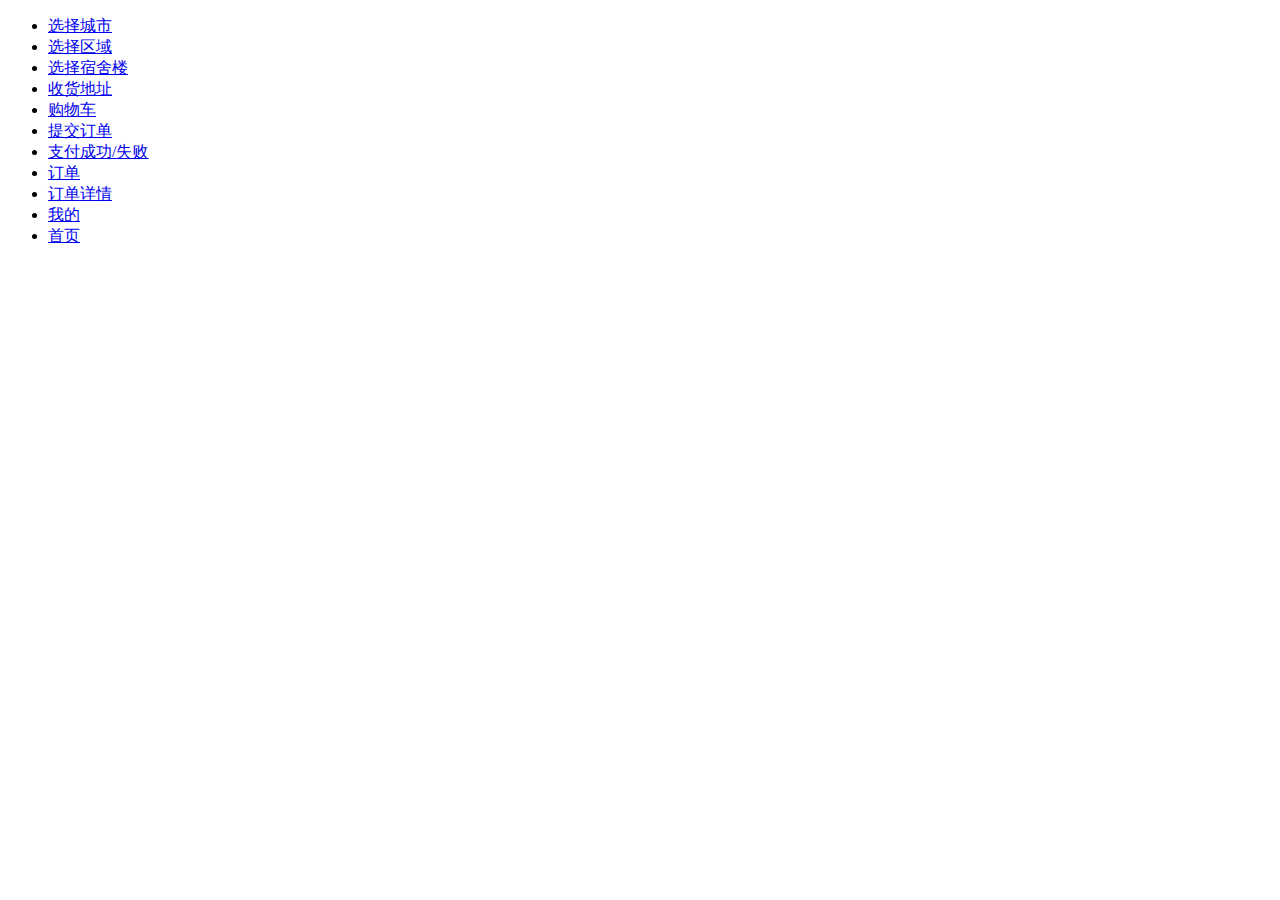
<file: index.html>
<!DOCTYPE html>
<html lang="en">
<head>
  <meta charset="UTF-8">
  <meta name="viewport" content="width=device-width, initial-scale=1.0">
  <meta http-equiv="X-UA-Compatible" content="ie=edge">
  <title>Document</title>
</head>
<body>
  <ul>
    <li><a href="./address.html">选择城市</a></li>
    <li><a href="./district.html">选择区域</a></li>
    <li><a href="./dormitory.html">选择宿舍楼</a></li>
    <li><a href="./receive-address.html">收货地址</a></li>
    <li><a href="./shoping-cart.html">购物车</a></li>
    <li><a href="./submit-order.html">提交订单</a></li>
    <li><a href="./pay-end.html">支付成功/失败</a></li>
    <li><a href="./order.html">订单</a></li>
    <li><a href="./details-order.html">订单详情</a></li>
    <li><a href="./my.html">我的</a></li>
    <li><a href="./food-index.html">首页</a></li>
  </ul>
</body>
</html>
</file>
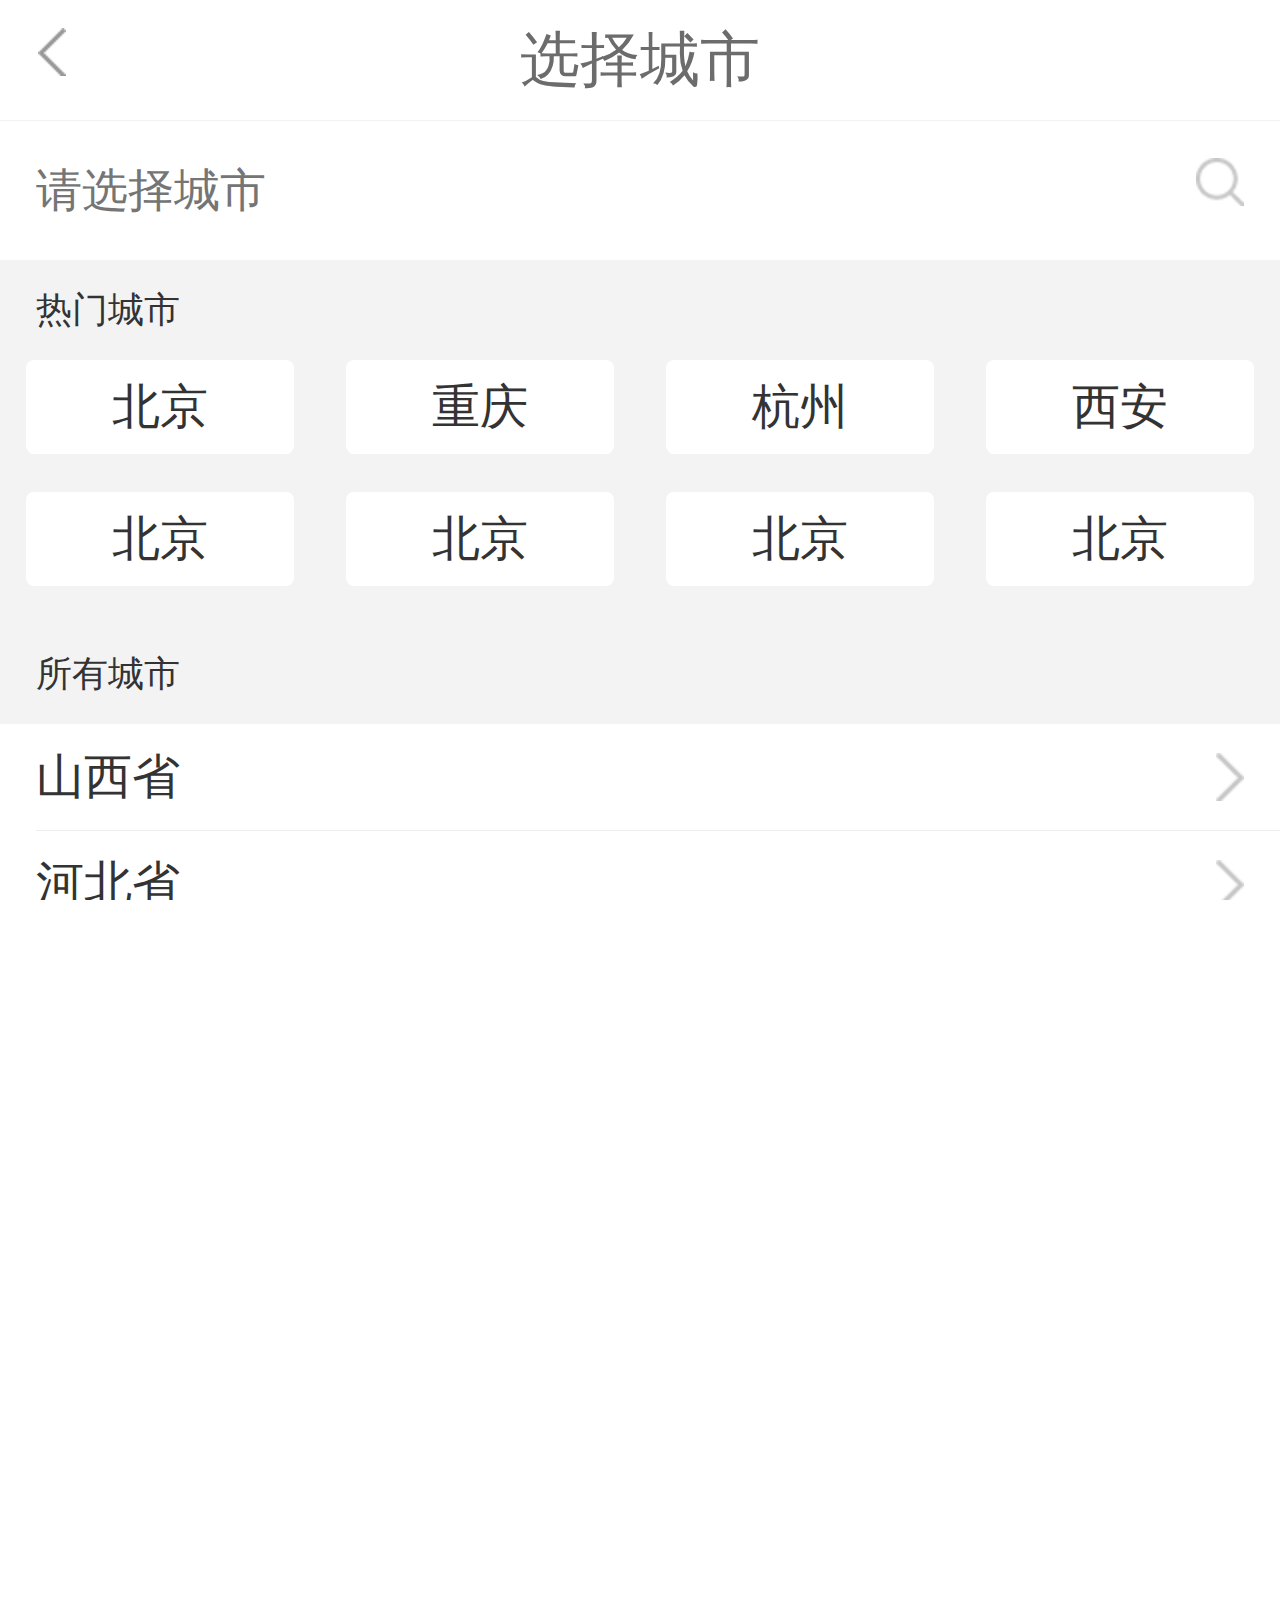
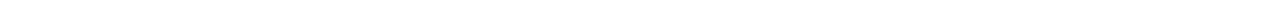
<file: address.html>
<!DOCTYPE html>
<html>
<head>
	<meta charset="utf-8">
	<title>选择城市</title>
	<meta name="viewport" content="width=device-width, initial-scale=1">
	<meta name="viewport" content="width=device-width, initial-scale=1, maximum-scale=1, user-scalable=no">
    <link rel="stylesheet" type="text/css" href="css/common.css">
    <script type="text/javascript">
    	document.documentElement.style.fontSize =document.documentElement.clientWidth / 6.4 + 'px';
    </script>
</head>
<body>
	<header class="bar-nav">
		<a src="javascript:void(0);" class="button-nav left-arrow"></a>
		<h1 class="title">选择城市</h1>
	</header>
	<div class="page">
		<div class="content city">
			<div class="search">
				<input type="text" placeholder="请选择城市">
				<a href="javascript:;" class="search-btn"></a>
			</div>
			<div class="item-row">
				<h3 class="title">热门城市</h3>
				<ul class="cl citySelect">
					<li><span>北京</span></li>
					<li><span>重庆</span></li>
					<li><span>杭州</span></li>
					<li><span>西安</span></li>
					<li><span>北京</span></li>
					<li><span>北京</span></li>
					<li><span>北京</span></li>
					<li><span>北京</span></li>
				</ul>
			</div>
			<div class="item-col">
				<h3 class="title">所有城市</h3>
				<ul>
					<li>山西省</li>
					<li>河北省</li>
					<li>陕西省</li>
					<li>四川省</li>
					<li>阿坝</li>
					<li>北京</li>
					<li>北京</li>
					<li>北京</li>
					<li>北京</li>
					<li>北京</li>
					<li>北京</li>
					<li>北京</li>
					<li>成都</li>
					<li>成都</li>
					<li>成都</li>
					<li>成都</li>
					<li>成都</li>
				</ul>
			</div>
		</div>
	</div>
	<div class="dialog">
		<div class="dialog-wrapper">
			<h3 class="title">山西省</h3>
			<div class="container">
				<div class="popup" id="city">
					<ul>
						<li>太原市</li>
						<li class="active">运城市</li>
						<li>大同市</li>
						<li>平遥市</li>
						<li>大同市</li>
						<li>平遥市</li>
						<li>大同市</li>
						<li>平遥市</li>
						<li>大同市</li>
						<li>平遥市</li>
						<li>大同市</li>
						<li>平遥市</li>
						<li>大同市</li>
						<li>平遥市</li>
						<li>大同市</li>
						<li>平遥市</li>
						<li>大同市</li>
						<li>平遥市</li>
						<li>大同市</li>
						<li>平遥市</li>
						<li>大同市</li>
						<li>平遥市</li>
						<li>大同市</li>
						<li>平遥市</li>
						<li>平遥市</li>
						<li>大同市</li>
						<li>平遥市</li>
						<li>大同市</li>
						<li>平遥市</li>
						<li>大同市</li>
						<li>平遥市</li>
						<li>大同市</li>
						<li>平遥市</li>
					</ul>
				</div>
			</div>
		</div>
	</div>
	<div class="dialog-bg"></div>

	<!-- <script type="text/javascript" src="js/jquery.min.js"></script>
	<script type="text/javascript" src="js/public.js"></script> -->
</body>
</html>
<script  type="text/javascript">

	var citySelect = document.querySelectorAll('.citySelect li');

	for(var i = 0; i < citySelect.length; i++){
		citySelect[i].onclick = function(){
			document.querySelector('.dialog').classList.add('show');
		};
	}
	var citys = document.querySelectorAll('#city li');
  for(var i = 0; i < citys.length; i++){
    citys[i].onclick = function(){
      document.querySelector('.dialog').classList.remove('show');
    };
  }
</script>
</file>
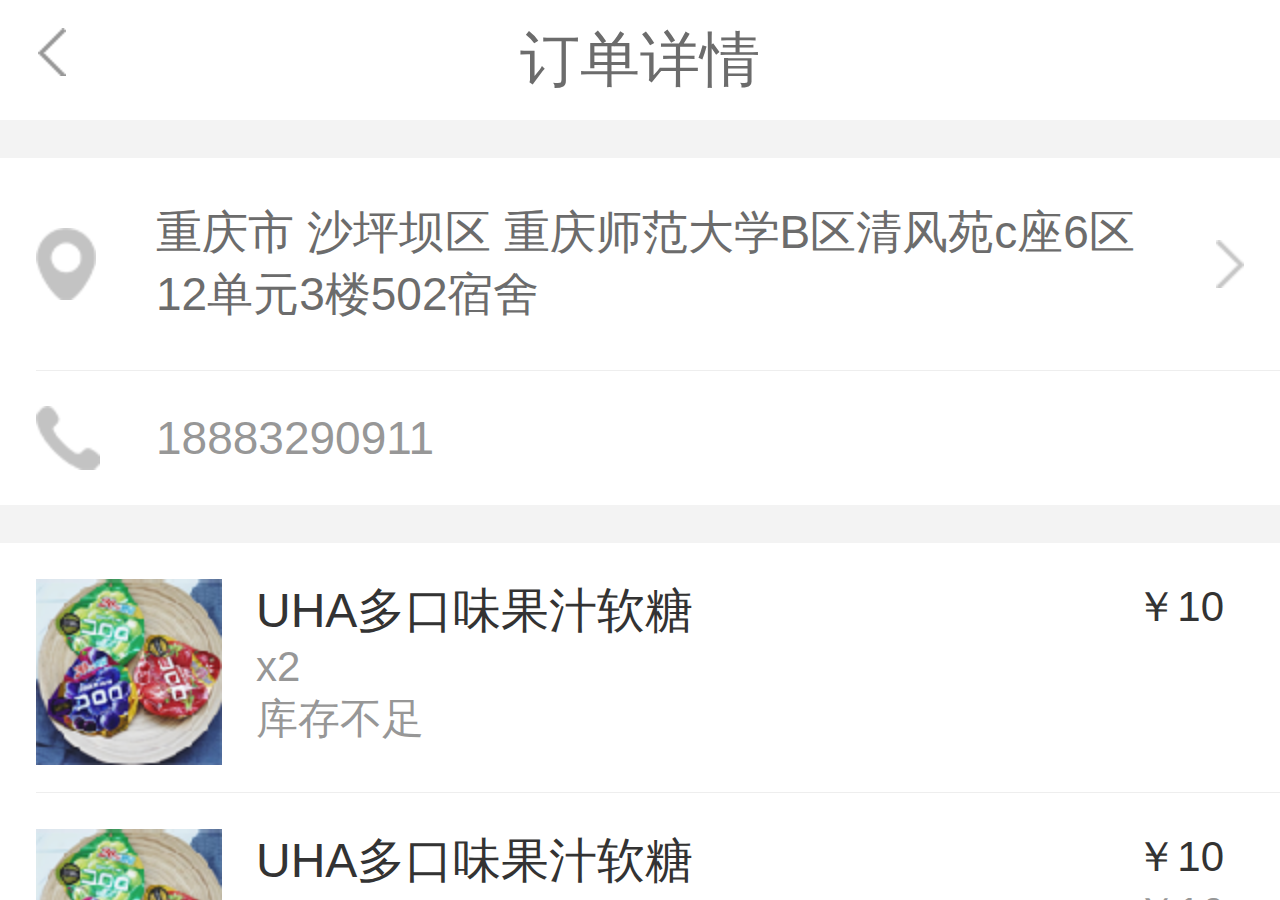
<file: details-order.html>
<!DOCTYPE html>
<html>
<head>
	<meta charset="utf-8">
	<title>订单详情</title>
	<meta name="viewport" content="width=device-width, initial-scale=1">
	<meta name="viewport" content="width=device-width, initial-scale=1, maximum-scale=1, user-scalable=no">
    <link rel="stylesheet" type="text/css" href="css/common.css">
    <script type="text/javascript">
    	document.documentElement.style.fontSize =document.documentElement.clientWidth / 6.4 + 'px';
    </script>
</head>
<body>
	<header class="bar-nav">
		<a src="javascript:void(0);" class="button-nav left-arrow"></a>
		<h1 class="title">订单详情</h1>
	</header>
	<div class="page">
		<div class="content details-order">
			<div class="collect-inf">
				<span class="address" href="javascript:;">重庆市 沙坪坝区 重庆师范大学B区清风苑c座6区 12单元3楼502宿舍</span>
				<div class="phone">18883290911</div>
			</div>
			<div class="item">
				<ul class="commodity">
					<li>
						<img src="images/img1.png">
						<div class="describe">
							<h6 class="name">UHA多口味果汁软糖</h6>
							<span class="num">2</span>
							<span class="stock">库存不足</span>
						</div>
						<div class="price">
							<span class="cost">10</span>
						</div>
					</li>
					<li>
						<img src="images/img1.png">
						<div class="describe">
							<h6 class="name">UHA多口味果汁软糖</h6>
							<span class="num">2</span>
						</div>
						<div class="price">
							<span class="cost">10</span>
							<span class="disable">16</span>
						</div>
					</li>
					<li>
						<img src="images/img1.png">
						<div class="describe">
							<h6 class="name">UHA多口味果汁软糖</h6>
							<span class="num">2</span>
						</div>
						<div class="price">
							<span class="cost">10</span>
							<span class="disable">16</span>
						</div>
					</li>
				</ul>
				
				<div class="inf-list min-font">
					<ul>
						<li>
							<span>已优惠</span>
							<span class="right discount">5</span>
						</li>
						<li>
							<a class="min-btn" href="javascript:;">联系配送员</a>
							<a class="min-btn" href="javascript:;">催单</a>
							<span class="right subtotal">小计：<span class="num">5</span></span>
						</li>
					</ul>
				</div>
			</div>
			<div class="inf-list delivery">
					<h3 class="title">配送信息</h3>
					<ul>
						<li>
							<span>送达时间</span>
							<span class="right">12:00</span>
						</li>
						<li>
							<span>支付方式</span>
							<span class="right">在线支付</span>
						</li>
					</ul>
			</div>

			<div class="inf-list order-inf">
				<h3 class="title">订单信息</h3>
				<ul>
					<li>
						<span>订单号</span>
						<span class="right">3201 2000 122 | <a class="yellow" href="javascript:;">复制</a></span>
					</li>
					<li>
						<span>订单状态</span>
						<span class="right">已完成</span>
					</li>
					<li>
						<span>下单时间</span>
						<span class="right">11:30</span>
					</li>
					<li>
						<span>支付时间</span>
						<span class="right">12:00</span>
					</li>
				</ul>
			</div>
		</div>
	</div>
	<!-- <script type="text/javascript" src="js/jquery.min.js"></script>
	<script type="text/javascript" src="js/public.js"></script> -->
</body>
</html>
</file>
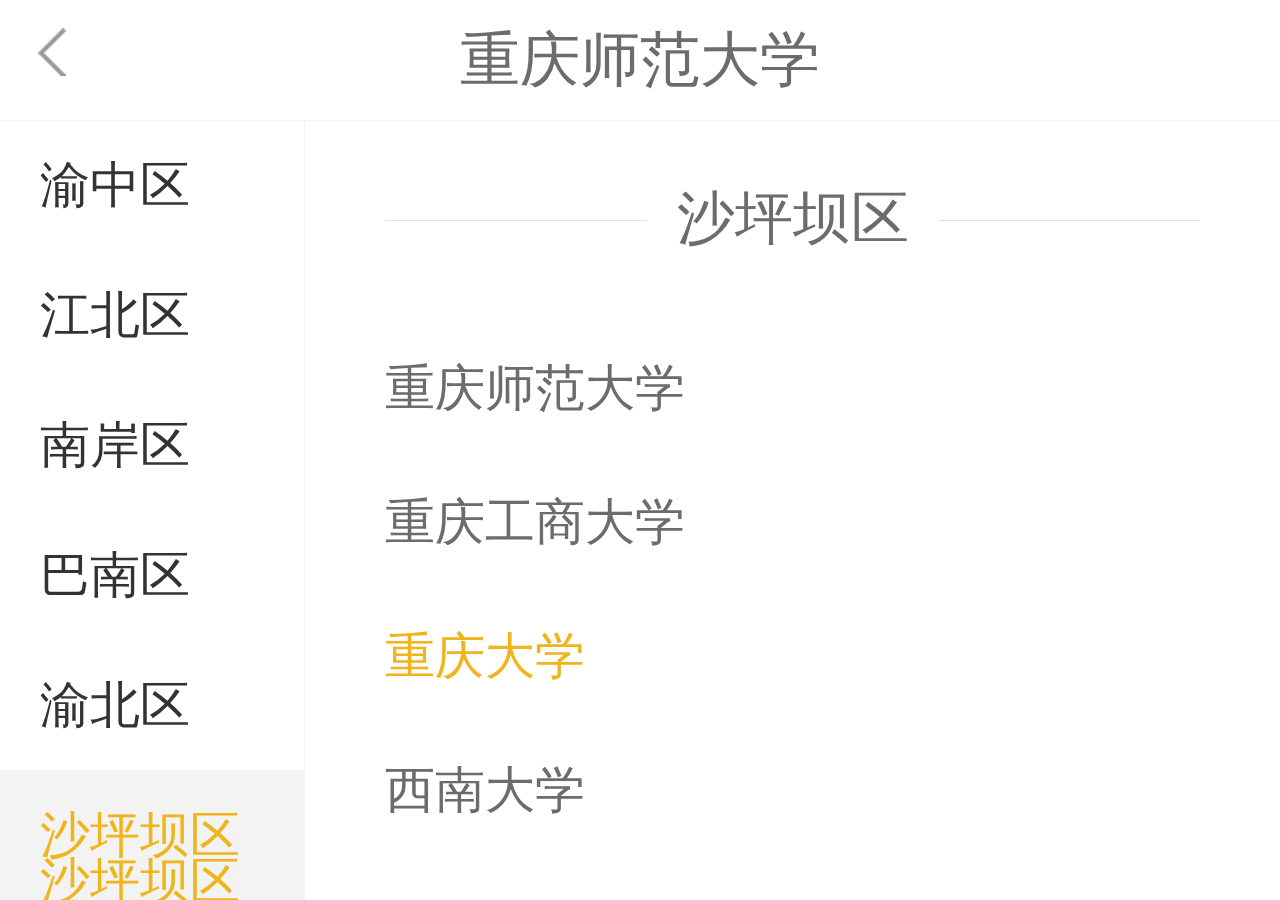
<file: district.html>
<!DOCTYPE html>
<html>
<head>
	<meta charset="utf-8">
	<title>选择寝室</title>
	<meta name="viewport" content="width=device-width, initial-scale=1">
	<meta name="viewport" content="width=device-width, initial-scale=1, maximum-scale=1, user-scalable=no">
    <link rel="stylesheet" type="text/css" href="css/common.css">
    <script type="text/javascript">
    	document.documentElement.style.fontSize =document.documentElement.clientWidth / 6.4 + 'px';
    </script>
</head>
<body>
	<header class="bar-nav">
		<a src="javascript:void(0);" class="button-nav left-arrow"></a>
		<h1 class="title">重庆师范大学</h1>
	</header>
	<div class="page">
		<div class="content detail-address">
			<div class="side-bar" id="district">
				<ul>
					<li>渝中区</li>
					<li>江北区</li>
					<li>南岸区</li>
					<li>巴南区</li>
					<li>渝北区</li>
					<li class="active">沙坪坝区沙坪坝区沙坪坝区沙坪坝区</li>
					<li>北碚区</li>
					<li>永川区</li>
					<li>渝中区</li>
					<li>江北区</li>
					<li>南岸区</li>
					<li>巴南区</li>
					<li>渝北区</li>
					<li>沙坪坝区</li>
					<li>北碚区</li>
					<li>永川区</li>
					<li>渝中区</li>
					<li>江北区</li>
					<li>南岸区</li>
					<li>巴南区</li>
					<li>渝北区</li>
					<li>沙坪坝区</li>
					<li>北碚区</li>
					<li>永川区</li>
					<li>渝中区</li>
					<li>江北区</li>
					<li>南岸区</li>
					<li>巴南区</li>
					<li>渝北区</li>
					<li>沙坪坝区</li>
					<li>北碚区</li>
					<li>永川区</li>
					<li></li>
				</ul>
			</div>
			<div class="con-bar">
				<h3 class="title"><span>沙坪坝区</span></h3>
				<ul>
					<li>重庆师范大学</li>
					<li>重庆工商大学</li>
					<li class="active">重庆大学</li>
					<li>西南大学</li>
					<li>西南政法大学</li>
					<li>重庆医科大学</li>
					<li>重庆邮电大学</li>
					<li>重庆外国语大学</li>
					<li>西南政法大学</li>
					<li>重庆医科大学</li>
					<li>重庆邮电大学</li>
					<li>重庆外国语大学</li>
					<li>重庆师范大学</li>
					<li>重庆工商大学</li>
					<li>重庆大学</li>
					<li>西南大学</li>
					<li>西南政法大学</li>
					<li>重庆医科大学</li>
					<li>重庆邮电大学</li>
					<li>重庆外国语大学</li>
					<li>西南政法大学</li>
					<li>重庆医科大学</li>
					<li>重庆邮电大学</li>
					<li>重庆外国语大学</li>
					<li>重庆师范大学</li>
					<li>重庆工商大学</li>
					<li>重庆大学</li>
					<li>西南大学</li>
					<li>西南政法大学</li>
					<li>重庆医科大学</li>
					<li>重庆邮电大学</li>
					<li>重庆外国语大学</li>
					<li>西南政法大学</li>
					<li>重庆医科大学</li>
					<li>重庆邮电大学</li>
					<li>重庆外国语大学</li>
				</ul>
			</div>
		</div>
	</div>
	<!-- <script type="text/javascript" src="js/jquery.min.js"></script>
	<script type="text/javascript" src="js/public.js"></script> -->
</body>
</html>
</file>
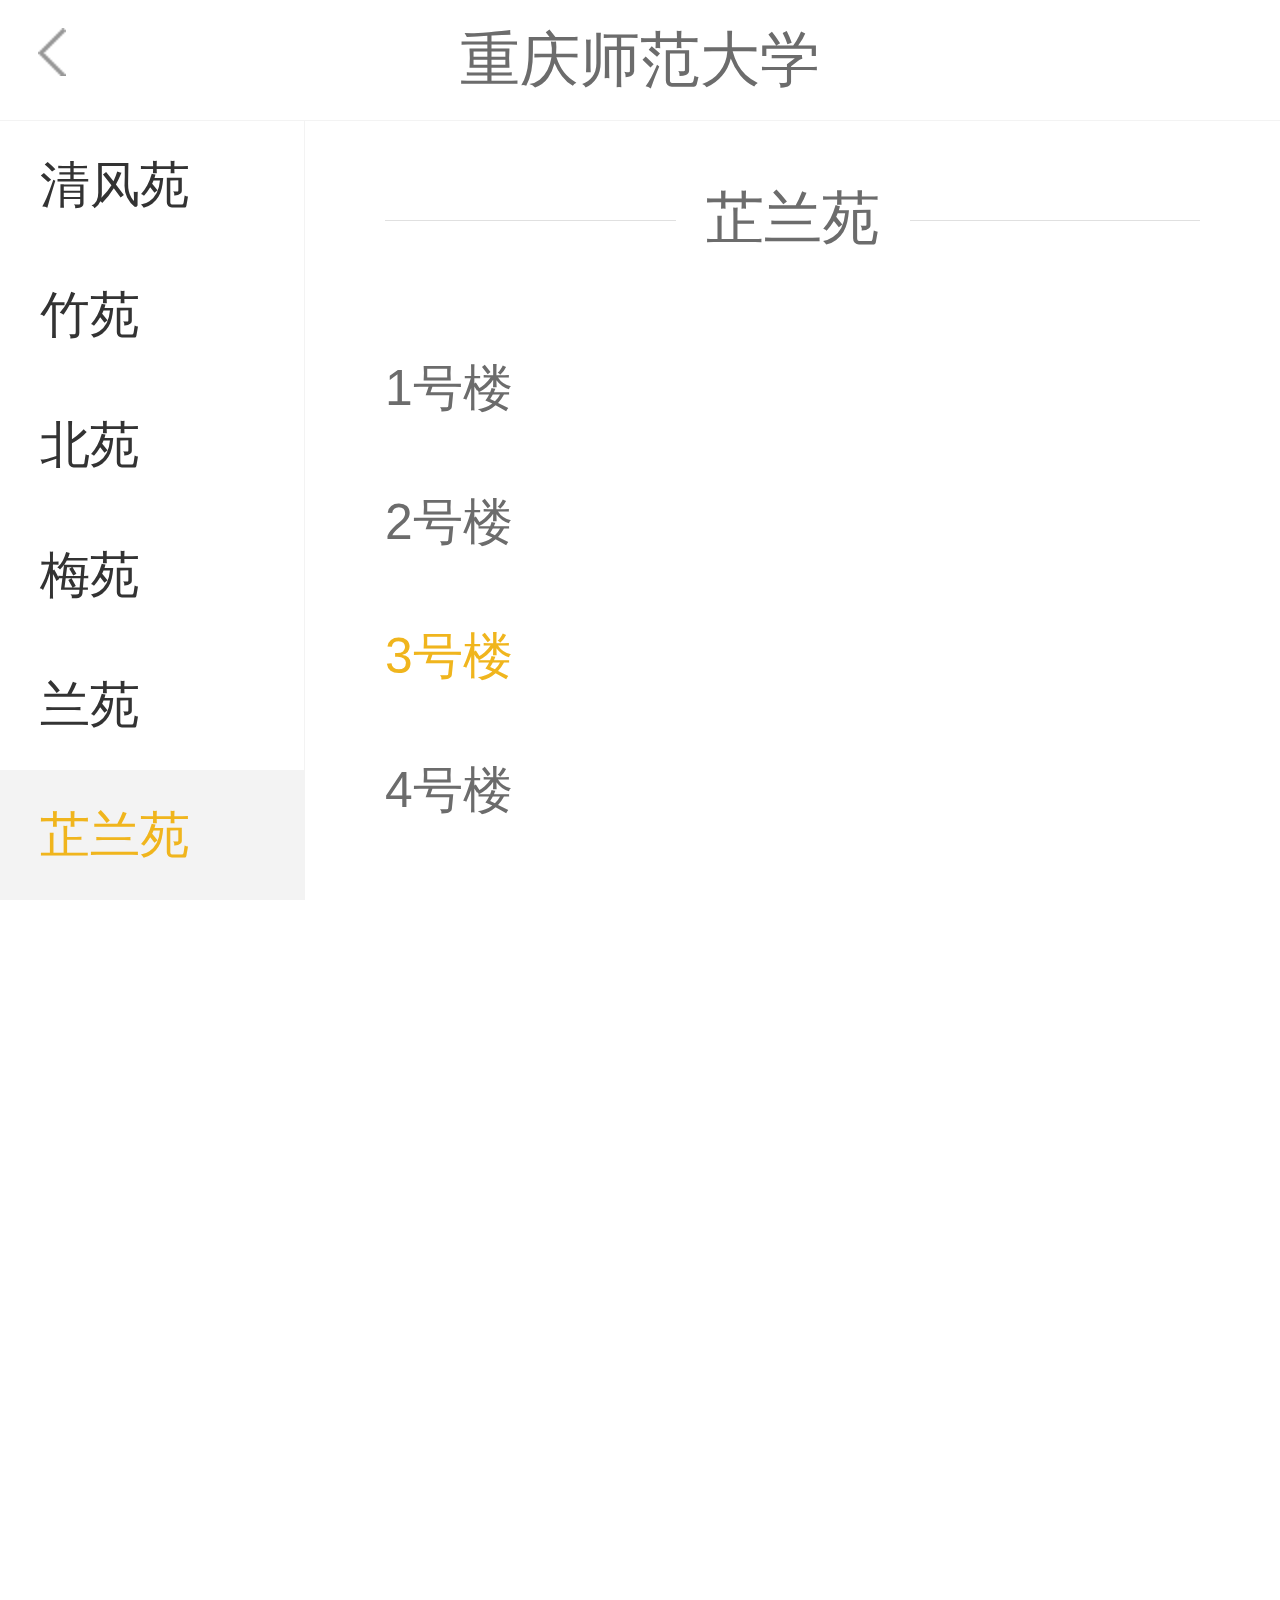
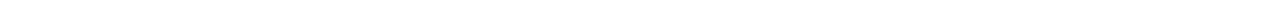
<file: dormitory.html>
<!DOCTYPE html>
<html>
<head>
	<meta charset="utf-8">
	<title>选择寝室</title>
	<meta name="viewport" content="width=device-width, initial-scale=1">
	<meta name="viewport" content="width=device-width, initial-scale=1, maximum-scale=1, user-scalable=no">
    <link rel="stylesheet" type="text/css" href="css/common.css">
    <script type="text/javascript">
    	document.documentElement.style.fontSize =document.documentElement.clientWidth / 6.4 + 'px';
    </script>
</head>
<body>
	<header class="bar-nav">
		<a src="javascript:void(0);" class="button-nav left-arrow"></a>
		<h1 class="title">重庆师范大学</h1>
	</header>
	<div class="page">
		<div class="content detail-address">
			<div class="side-bar" id="building">
				<ul>
					<li>清风苑</li>
					<li>竹苑</li>
					<li>北苑</li>
					<li>梅苑</li>
					<li>兰苑</li>
					<li class="active">芷兰苑</li>
					<li>梅苑</li>
					<li>梅苑梅苑梅苑梅苑梅苑梅苑</li>
					<li>清风苑</li>
					<li>竹苑</li>
					<li>北苑</li>
					<li>梅苑</li>
					<li>兰苑</li>
					<li>芷兰苑</li>
					<li>梅苑</li>
					<li>梅苑</li>
					<li>清风苑</li>
					<li>竹苑</li>
					<li>北苑</li>
					<li>梅苑</li>
					<li>兰苑</li>
					<li>芷兰苑</li>
					<li>梅苑</li>
					<li>梅苑</li>
					<li></li>
				</ul>
			</div>
			<div class="con-bar">
				<h3 class="title"><span>芷兰苑</span></h3>
				<ul id="storey">
					<li>1号楼</li>
					<li>2号楼</li>
					<li class="active">3号楼</li>
					<li>4号楼</li>
					<li>5号楼</li>
					<li>6号楼</li>
					<li>7号楼</li>
					<li>8号楼</li>
					<li>4号楼</li>
					<li>5号楼</li>
					<li>6号楼</li>
					<li>7号楼</li>
					<li>8号楼</li>
					<li>4号楼</li>
					<li>5号楼</li>
					<li>6号楼</li>
					<li>7号楼</li>
					<li>8号楼</li>
					<li>4号楼</li>
					<li>5号楼</li>
					<li>6号楼</li>
					<li>7号楼</li>
					<li>8号楼</li>
					<li>4号楼</li>
					<li>5号楼</li>
					<li>6号楼</li>
					<li>7号楼</li>
					<li>8号楼</li>
				</ul>
			</div>
		</div>
	</div>
	<div class="dialog">
		<div class="dialog-wrapper">
			<h3 class="title">选择寝室</h3>
			<div class="container">
				<div class="cl popup">
					<div class="col-2">
						<ul id="storey-2">
							<li>1层</li>
							<li class="active">2层</li>
							<li>3层</li>
							<li>4层</li>
							<li>5层</li>
							<li>6层</li>
							<li>7层</li>
							<li>8层</li>
							<li>9层</li>
							<li>10层</li>
							<li>11层</li>
							<li>12层</li>
							<li>13层</li>
							<li>14层</li>
							<li>15层</li>
							<li>16层</li>
							<li>17层</li>
							<li>18层</li>
							<li>19层</li>
							<li>11层</li>
							<li>12层</li>
							<li>13层</li>
							<li>14层</li>
							<li>15层</li>
							<li>16层</li>
							<li>17层</li>
							<li>18层</li>
							<li>19层</li>
						</ul>
					</div>
					<div class="col-2">
						<ul id="storey-2">
							<li>101室</li>
							<li>102室</li>
							<li class="active">103室</li>
							<li>104室</li>
						</ul>
					</div>
				</div>
			</div>
		</div>
	</div>
	<div class="layer"></div>
	<script>
	var storeySelect = document.querySelectorAll('#storey li');
	for(var i = 0; i < storeySelect.length; i++){
		storeySelect[i].onclick = function(){
			document.querySelector('.dialog').classList.add('show');
		};
	}

	var citys = document.querySelectorAll('#storey-2 li');
	for(var i = 0; i < citys.length; i++){
		citys[i].onclick = function(){
			document.querySelector('.dialog').classList.remove('show');
		};
	}
	</script>
	<!-- <script type="text/javascript" src="js/jquery.min.js"></script>
	<script type="text/javascript" src="js/public.js"></script> -->
</body>
</html>
</file>
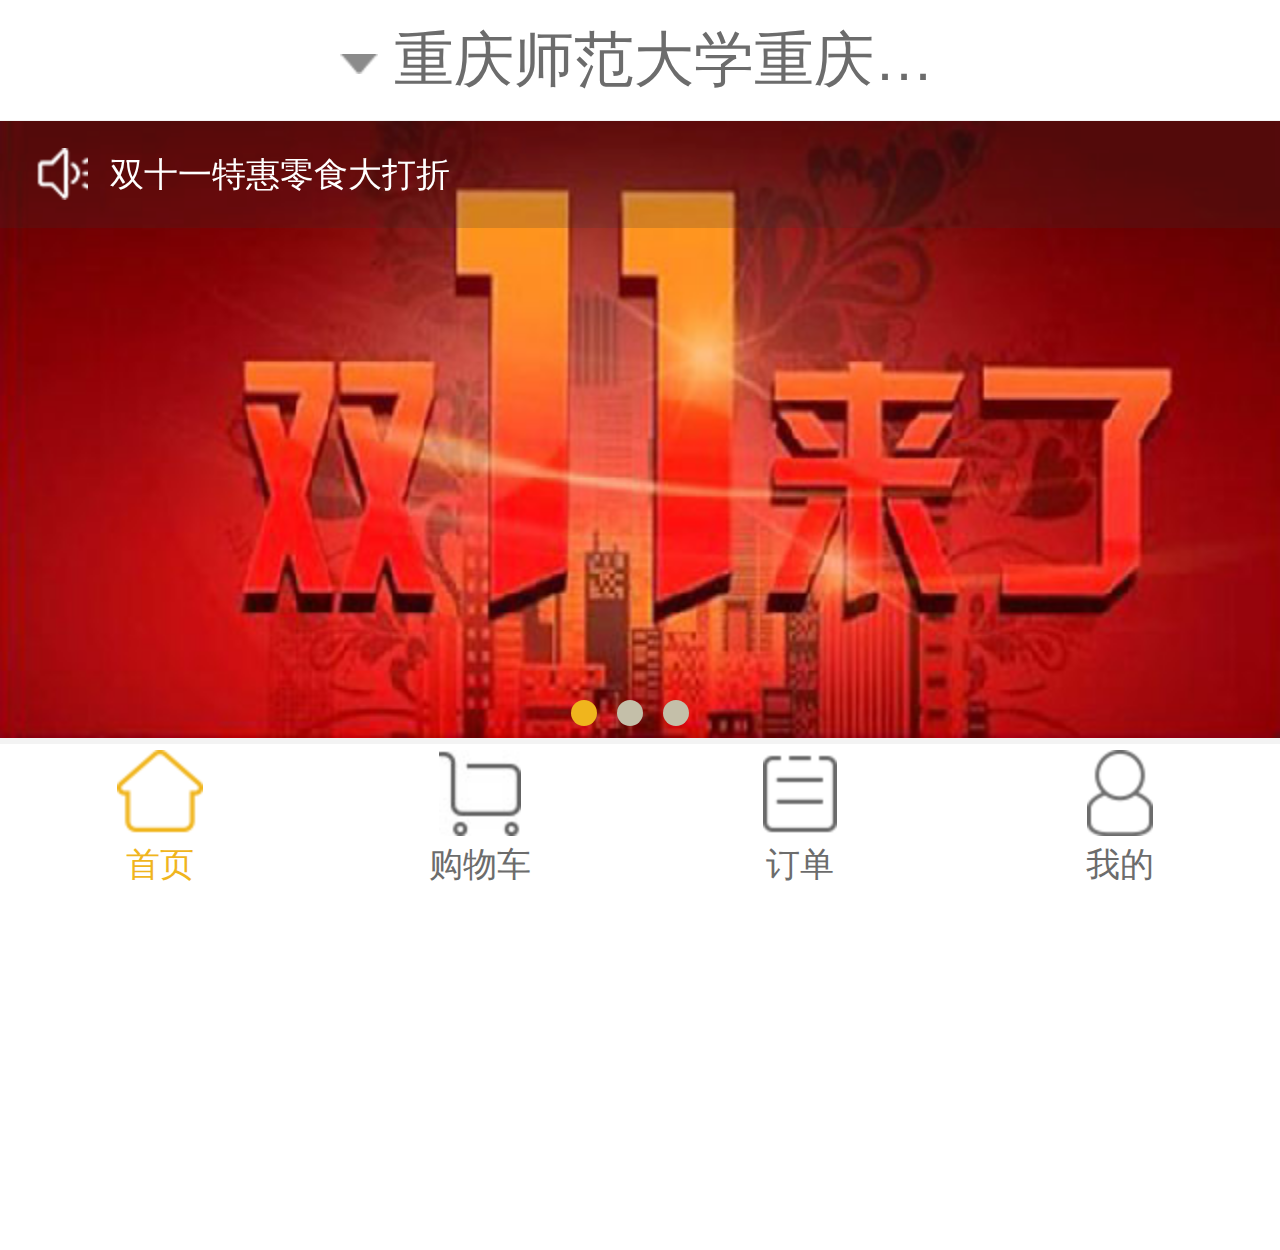
<file: food-index.html>
<!DOCTYPE html>
<html>
<head>
	<meta charset="utf-8">
	<title>首页</title>
	<meta name="viewport" content="width=device-width, initial-scale=1">
	<meta name="viewport" content="width=device-width, initial-scale=1, maximum-scale=1, user-scalable=no">
    <link rel="stylesheet" type="text/css" href="css/common.css">
    <script type="text/javascript">
    	document.documentElement.style.fontSize =document.documentElement.clientWidth / 6.4 + 'px';
    </script>
</head>
<body>
	<header class="bar-nav index-bar">
		<h1 class="title">重庆师范大学重庆师范大学重庆师范大学重庆师范大学庆师范大学重庆师范大学重庆师范大学重庆师范大学庆师范大学重庆师范大学重庆师范大学重庆师范大学</h1>
	</header>
	<div class="footer"> 
		<a href="javascript:void(0);" class="footer-a active">
			<span class="footer-icon footer-home"></span>
			<p class="footer-p">首页</p>
		</a>
		<a href="javascript:void(0);" class="footer-a">
			<span class="footer-icon footer-cart"></span>
			<p class="footer-p">购物车</p>
		</a>
		<a href="javascript:void(0);" class="footer-a">
			<span class="footer-icon footer-order"></span>
			<p class="footer-p">订单</p>
		</a>
		<a href="javascript:void(0);" class="footer-a">
			<span class="footer-icon footer-user"></span>
			<p class="footer-p">我的</p>
		</a>
	</div>
	<div class="page">
		<div class="content index">
			<div class="banner-box">
				<div class="banner" id="banner">
					<ul class="img">
						<li data-id="0">
							<img src="images/index-banner2.png">
						</li>
						<li data-id="1">
							<img src="images/banner.png">
						</li>
						<li data-id="2">
							<img src="images/index-banner3.png">
						</li>
					</ul>
					<ul class="spot" id="spot">
						<li class="active"></li>
						<li></li>
						<li></li>
					</ul>
				</div>
				<div class="notice">
					<ul>
						<li>双十一特惠零食大打折</li>
						<li>双十一特惠零食大打折不要钱， 不要钱， 不要钱</li>
						<li>说出来你可能不信， 双十一特惠零食不要钱</li>
					</ul>
				</div>
			</div>
			<div class="food">
				<a href="javascript:void(0);" class="shop-cart" onclick="cartClick()">
					<span>1</span>
				</a>
				<div class="slide">
					<ul>
						<li>
							<a href="javascript:void(0);">优惠</a>
						</li>
						<li class="active">
							<a href="javascript:void(0);">膨化食品</a>
						</li>
						<li>
							<a href="javascript:void(0);">优惠</a>
						</li>
						<li>
							<a href="javascript:void(0);">优惠</a>
						</li>
						<li>
							<a href="javascript:void(0);">优惠</a>
						</li>
						<li>
							<a href="javascript:void(0);">优惠</a>
						</li>
						<li>
							<a href="javascript:void(0);">膨化食品</a>
						</li>
						<li>
							<a href="javascript:void(0);">优惠</a>
						</li>
						<li>
							<a href="javascript:void(0);">优惠</a>
						</li>
						<li>
							<a href="javascript:void(0);">优惠</a>
						</li>
						<li>
							<a href="javascript:void(0);">优惠</a>
						</li>
						<li>
							<a href="javascript:void(0);">膨化食品</a>
						</li>
						<li>
							<a href="javascript:void(0);">优惠</a>
						</li>
						<li>
							<a href="javascript:void(0);">优惠</a>
						</li>
						<li>
							<a href="javascript:void(0);">优惠</a>
						</li>
						<li>
							<a href="javascript:void(0);">优惠</a>
						</li>
						<li>
							<a href="javascript:void(0);">膨化食品</a>
						</li>
						<li>
							<a href="javascript:void(0);">优惠</a>
						</li>
						<li>
							<a href="javascript:void(0);">优惠</a>
						</li>
						<li>
							<a href="javascript:void(0);">优惠</a>
						</li>
						<li>
							<a href="javascript:void(0);">优惠</a>
						</li>
						<li>
							<a href="javascript:void(0);">膨化食品</a>
						</li>
						<li>
							<a href="javascript:void(0);">优惠</a>
						</li>
						<li>
							<a href="javascript:void(0);">优惠</a>
						</li>
						<li>
							<a href="javascript:void(0);">优惠</a>
						</li>
					</ul>
				</div>
				<div class="right">
					<div class="right-box">
						<div class="item">
							<div class="item-col1">
								<img src="images/img1.png">
							</div>
							<div class="item-col2">
								<p class="item-title">UHA多口味果汁软糖味果汁软糖味果汁软糖味果汁软糖 </p>
								<p class="item-month">月售20份</p>
								<p class="item-sale">
									<span class="sale"><img src="images/sale-icon.png"></span>
									<span class="price">￥10</span>
									<span class="sale-price">￥16</span>
								</p>
							</div>
							<div class="item-col3">
								<!-- <a class="op-icon sub-icon"></a> -->
								<!-- <span class="op-num">1</span> -->
								<a class="op-icon add-icon"></a>
							</div>
						</div>
						<div class="item">
							<div class="item-col1">
								<img src="images/img1.png">
							</div>
							<div class="item-col2">
								<p class="item-title">UHA多口味果汁软糖味果汁软糖味果汁软糖味果汁软糖 </p>
								<p class="item-month">月售20份</p>
								<p class="item-sale">
									<span class="sale"><img src="images/sale-icon.png"></span>
									<span class="price">￥10</span>
									<span class="sale-price">￥16</span>
								</p>
							</div>
							<div class="item-col3">
								<a class="op-icon sub-icon"></a>
								<span class="op-num">1</span>
								<a class="op-icon add-icon"></a>
							</div>
						</div>
						<div class="item">
							<div class="item-col1">
								<img src="images/img1.png">
							</div>
							<div class="item-col2">
								<p class="item-title">UHA多口味果汁软糖味果汁软糖味果汁软糖味果汁软糖 </p>
								<p class="item-month">月售20份</p>
								<p class="item-sale">
									<span class="sale"><img src="images/sale-icon.png"></span>
									<span class="price">￥10</span>
									<span class="sale-price">￥16</span>
								</p>
							</div>
							<div class="item-col3">
								<a class="op-icon sub-icon"></a>
								<span class="op-num">1</span>
								<a class="op-icon add-icon"></a>
							</div>
						</div>
						<div class="item">
							<div class="item-col1">
								<img src="images/img1.png">
							</div>
							<div class="item-col2">
								<p class="item-title">UHA多口味果汁软糖味果汁软糖味果汁软糖味果汁软糖 </p>
								<p class="item-month">月售20份</p>
								<p class="item-sale">
									<span class="sale"><img src="images/sale-icon.png"></span>
									<span class="price">￥10</span>
									<span class="sale-price">￥16</span>
								</p>
							</div>
							<div class="item-col3">
								<a class="op-icon sub-icon"></a>
								<span class="op-num">1</span>
								<a class="op-icon add-icon"></a>
							</div>
						</div>
						<div class="item">
							<div class="item-col1">
								<img src="images/img1.png">
							</div>
							<div class="item-col2">
								<p class="item-title">UHA多口味果汁软糖味果汁软糖味果汁软糖味果汁软糖 </p>
								<p class="item-month">月售20份</p>
								<p class="item-sale">
									<span class="sale"><img src="images/sale-icon.png"></span>
									<span class="price">￥10</span>
									<span class="sale-price">￥16</span>
								</p>
							</div>
							<div class="item-col3">
								<a class="op-icon sub-icon"></a>
								<span class="op-num">1</span>
								<a class="op-icon add-icon"></a>
							</div>
						</div>
						<div class="item">
							<div class="item-col1">
								<img src="images/img1.png">
							</div>
							<div class="item-col2">
								<p class="item-title">UHA多口味果汁软糖味果汁软糖味果汁软糖味果汁软糖 </p>
								<p class="item-month">月售20份</p>
								<p class="item-sale">
									<span class="sale"><img src="images/sale-icon.png"></span>
									<span class="price">￥10</span>
									<span class="sale-price">￥16</span>
								</p>
							</div>
							<div class="item-col3">
								<a class="op-icon sub-icon"></a>
								<span class="op-num">1</span>
								<a class="op-icon add-icon"></a>
							</div>
						</div>
						<div class="item">
							<div class="item-col1">
								<img src="images/img1.png">
							</div>
							<div class="item-col2">
								<p class="item-title">UHA多口味果汁软糖味果汁软糖味果汁软糖味果汁软糖 </p>
								<p class="item-month">月售20份</p>
								<p class="item-sale">
									<span class="sale"><img src="images/sale-icon.png"></span>
									<span class="price">￥10</span>
									<span class="sale-price">￥16</span>
								</p>
							</div>
							<div class="item-col3">
								<a class="op-icon sub-icon"></a>
								<span class="op-num">1</span>
								<a class="op-icon add-icon"></a>
							</div>
						</div>
						<div class="item">
							<div class="item-col1">
								<img src="images/img1.png">
							</div>
							<div class="item-col2">
								<p class="item-title">UHA多口味果汁软糖味果汁软糖味果汁软糖味果汁软糖 </p>
								<p class="item-month">月售20份</p>
								<p class="item-sale">
									<span class="sale"><img src="images/sale-icon.png"></span>
									<span class="price">￥10</span>
									<span class="sale-price">￥16</span>
								</p>
							</div>
							<div class="item-col3">
								<a class="op-icon sub-icon"></a>
								<span class="op-num">1</span>
								<a class="op-icon add-icon"></a>
							</div>
						</div>
						<div class="item">
							<div class="item-col1">
								<img src="images/img1.png">
								<span class="lapse">失效</span>
							</div>
							<div class="item-col2">
								<p class="item-title">UHA多口味果汁软糖味果汁软糖味果汁软糖味果汁软糖 </p>
								<p class="item-month">月售20份</p>
								<p class="item-sale">
									<span class="price">￥10</span>
									<span class="out">已售完</span>
								</p>
							</div>
						</div>
					</div>
				</div>
			</div>
		</div>
	</div>
	<div class="dialog-cart">
		<h3 class="title">
			已选商品<a href="javascript:void(0);" class="del"></a>
		</h3>
		<div class="con">
			<div class="list">
				<ul>
					<li>
						<span class="name">果汁软糖果汁软糖果汁软糖果汁软糖果汁软糖</span>
						<div class="control">
							<span class="disable">10</span>
							<span class="cost">16</span>
							<a class="op-icon sub-icon"></a>
							<span class="op-num">1</span>
							<a class="op-icon add-icon"></a>
						</div>
					</li>
					<li>
						<span class="name">果汁软糖</span>
						<div class="control">
							<span class="disable">101</span>
							<span class="cost">162</span>
							<a class="op-icon sub-icon"></a>
							<span class="op-num">22</span>
							<a class="op-icon add-icon"></a>
						</div>
					</li>
					<li>
						<span class="name">果汁软糖果汁软糖果汁软糖果汁软糖果汁软糖</span>
						<div class="control">
							<span class="disable">10</span>
							<span class="cost">16</span>
							<a class="op-icon sub-icon"></a>
							<span class="op-num">1</span>
							<a class="op-icon add-icon"></a>
						</div>
					</li>
					<li>
						<span class="name">果汁软糖果汁软糖果汁软糖果汁软糖果汁软糖</span>
						<div class="control">
							<span class="disable">10</span>
							<span class="cost">16</span>
							<a class="op-icon sub-icon"></a>
							<span class="op-num">1</span>
							<a class="op-icon add-icon"></a>
						</div>
					</li>
					<li>
						<span class="name">果汁软糖果汁软糖果汁软糖果汁软糖果汁软糖</span>
						<div class="control">
							<span class="disable">10</span>
							<span class="cost">16</span>
							<a class="op-icon sub-icon"></a>
							<span class="op-num">1</span>
							<a class="op-icon add-icon"></a>
						</div>
					</li>
					<li>
						<span class="name">果汁软糖果汁软糖果汁软糖果汁软糖果汁软糖</span>
						<div class="control">
							<span class="disable">10</span>
							<span class="cost">16</span>
							<a class="op-icon sub-icon"></a>
							<span class="op-num">1</span>
							<a class="op-icon add-icon"></a>
						</div>
					</li>
					<li>
						<span class="name">果汁软糖果汁软糖果汁软糖果汁软糖果汁软糖</span>
						<div class="control">
							<span class="disable">10</span>
							<span class="cost">16</span>
							<a class="op-icon sub-icon"></a>
							<span class="op-num">1</span>
							<a class="op-icon add-icon"></a>
						</div>
					</li>
					<li>
						<span class="name">果汁软糖果汁软糖果汁软糖果汁软糖果汁软糖</span>
						<div class="control">
							<span class="disable">10</span>
							<span class="cost">16</span>
							<a class="op-icon sub-icon"></a>
							<span class="op-num">1</span>
							<a class="op-icon add-icon"></a>
						</div>
					</li>
					<li>
						<span class="name">果汁软糖果汁软糖果汁软糖果汁软糖果汁软糖</span>
						<div class="control">
							<span class="disable">10</span>
							<span class="cost">16</span>
							<a class="op-icon sub-icon"></a>
							<span class="op-num">1</span>
							<a class="op-icon add-icon"></a>
						</div>
					</li>
					<li>
						<span class="name">果汁软糖果汁软糖果汁软糖果汁软糖果汁软糖</span>
						<div class="control">
							<span class="disable">10</span>
							<span class="cost">16</span>
							<a class="op-icon sub-icon"></a>
							<span class="op-num">1</span>
							<a class="op-icon add-icon"></a>
						</div>
					</li>
					<li>
						<span class="name">果汁软糖果汁软糖果汁软糖果汁软糖果汁软糖</span>
						<div class="control">
							<span class="disable">10</span>
							<span class="cost">16</span>
							<a class="op-icon sub-icon"></a>
							<span class="op-num">1</span>
							<a class="op-icon add-icon"></a>
						</div>
					</li>
					<li>
						<span class="name">果汁软糖果汁软糖果汁软糖果汁软糖果汁软糖</span>
						<div class="control">
							<span class="disable">10</span>
							<span class="cost">16</span>
							<a class="op-icon sub-icon"></a>
							<span class="op-num">1</span>
							<a class="op-icon add-icon"></a>
						</div>
					</li>
					<li>
						<span class="name">果汁软糖果汁软糖果汁软糖果汁软糖果汁软糖</span>
						<div class="control">
							<span class="disable">10</span>
							<span class="cost">16</span>
							<a class="op-icon sub-icon"></a>
							<span class="op-num">1</span>
							<a class="op-icon add-icon"></a>
						</div>
					</li>
					<li>
						<span class="name">果汁软糖果汁软糖果汁软糖果汁软糖果汁软糖</span>
						<div class="control">
							<span class="disable">10</span>
							<span class="cost">16</span>
							<a class="op-icon sub-icon"></a>
							<span class="op-num">1</span>
							<a class="op-icon add-icon"></a>
						</div>
					</li>
					<li>
						<span class="name">果汁软糖果汁软糖果汁软糖果汁软糖果汁软糖</span>
						<div class="control">
							<span class="disable">10</span>
							<span class="cost">16</span>
							<a class="op-icon sub-icon"></a>
							<span class="op-num">1</span>
							<a class="op-icon add-icon"></a>
						</div>
					</li>
					<li>
						<span class="name">果汁软糖果汁软糖果汁软糖果汁软糖果汁软糖</span>
						<div class="control">
							<span class="disable">10</span>
							<span class="cost">16</span>
							<a class="op-icon sub-icon"></a>
							<span class="op-num">1</span>
							<a class="op-icon add-icon"></a>
						</div>
					</li>
					<li>
						<span class="name">果汁软糖果汁软糖果汁软糖果汁软糖果汁软糖</span>
						<div class="control">
							<span class="disable">10</span>
							<span class="cost">16</span>
							<a class="op-icon sub-icon"></a>
							<span class="op-num">1</span>
							<a class="op-icon add-icon"></a>
						</div>
					</li>
					<li>
						<span class="name">果汁软糖果汁软糖果汁软糖果汁软糖果汁软糖</span>
						<div class="control">
							<span class="disable">10</span>
							<span class="cost">16</span>
							<a class="op-icon sub-icon"></a>
							<span class="op-num">1</span>
							<a class="op-icon add-icon"></a>
						</div>
					</li>
					<li>
						<span class="name">果汁软糖果汁软糖果汁软糖果汁软糖果汁软糖</span>
						<div class="control">
							<span class="disable">10</span>
							<span class="cost">16</span>
							<a class="op-icon sub-icon"></a>
							<span class="op-num">1</span>
							<a class="op-icon add-icon"></a>
						</div>
					</li>
					<li>
						<span class="name">果汁软糖果汁软糖果汁软糖果汁软糖果汁软糖</span>
						<div class="control">
							<span class="disable">10</span>
							<span class="cost">16</span>
							<a class="op-icon sub-icon"></a>
							<span class="op-num">1</span>
							<a class="op-icon add-icon"></a>
						</div>
					</li>
					<li>
						<span class="name">果汁软糖果汁软糖果汁软糖果汁软糖果汁软糖</span>
						<div class="control">
							<span class="disable">10</span>
							<span class="cost">16</span>
							<a class="op-icon sub-icon"></a>
							<span class="op-num">1</span>
							<a class="op-icon add-icon"></a>
						</div>
					</li>
				</ul>
			</div>
		</div>
		<div class="foot">
			<span class="total">￥10</span>
			<span class="disc">已优惠10元</span>
			<a href="javascript:void(0);" class="btn">
				去结算
			</a>
		</div>
	</div>
	<div class="layer" onclick="layerclick()"></div>
	<script type="text/javascript" src="js/jquery.min.js"></script>
	<script type="text/javascript" src="js/swipe.js"></script>
	<script type="text/javascript">
		$(function(){
			/*消息滚动*/
		    var $notice = $(".notice ul");
		    var scrollHeight = $(".notice li:first").height();
		    function noticeScroll() {
		        $notice.stop().find("li:first").animate({
		            marginTop: -scrollHeight
		        }, 600, function() {
		            $notice.find("li:first").css({
		                marginTop: 0
		            }).appendTo($notice);
		        });
		    }
		    setInterval(function() {
		        noticeScroll();
		    }, 5000);

		    //banner滚动
		    var bullets = document.getElementById('spot').getElementsByTagName('li');
			var banner = Swipe(document.getElementById('banner'), {
				auto: 4000,
				continuous: true,
				disableScroll:false,
				callback: function(pos) {
					var i = bullets.length;
					while (i--) {
						bullets[i].className = ' ';
					}
					bullets[pos].className = 'active';
				}
			})
		})
       var dialog=$(".dialog-cart");
       var bodyH = $('body').height();
		function cartClick(){
			var top = (bodyH - dialog.height())/2;
           	dialog.addClass('show');
	    	dialog.animate({
	            top: top
	        }, 600);
		}
		function layerclick(){
	    	dialog.animate({
	            top: '100%'
	        }, 600, function(){
	        	dialog.removeClass('show');
	        });
		 
		}
	</script>
</body>
</html>
</file>
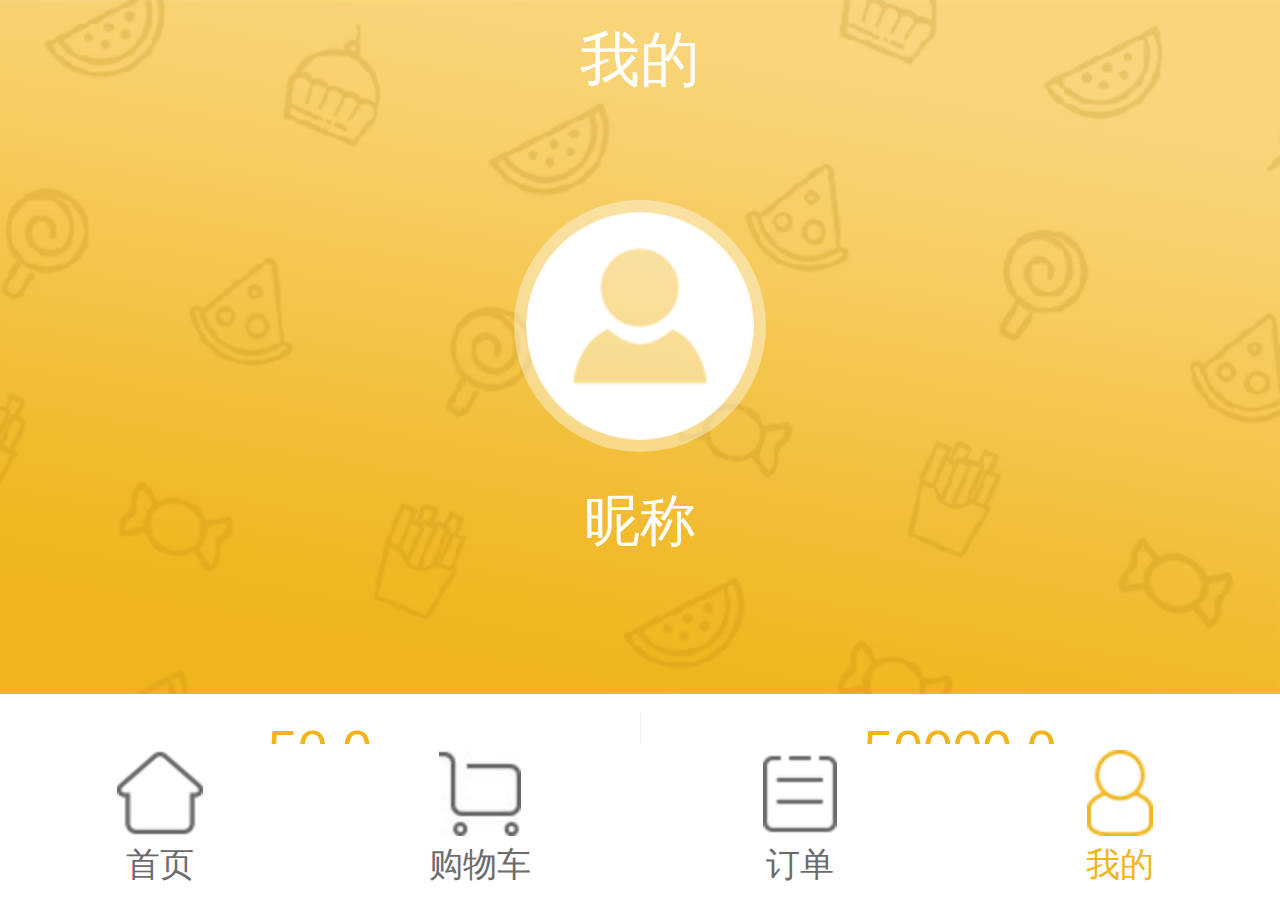
<file: my.html>
<!DOCTYPE html>
<html>
<head>
	<meta charset="utf-8">
	<title>我的</title>
	<meta name="viewport" content="width=device-width, initial-scale=1">
	<meta name="viewport" content="width=device-width, initial-scale=1, maximum-scale=1, user-scalable=no">
    <link rel="stylesheet" type="text/css" href="css/common.css">
    <script type="text/javascript">
    	document.documentElement.style.fontSize =document.documentElement.clientWidth / 6.4 + 'px';
    </script>
</head>
<body>
	<header class="bar-nav transparent">
		<h1 class="title">我的</h1>
	</header>
	<div class="footer"> 
		<a href="javascript:void(0);" class="footer-a">
			<span class="footer-icon footer-home"></span>
			<p class="footer-p">首页</p>
		</a>
		<a href="javascript:void(0);" class="footer-a">
			<span class="footer-icon footer-cart"></span>
			<p class="footer-p">购物车</p>
		</a>
		<a href="javascript:void(0);" class="footer-a">
			<span class="footer-icon footer-order"></span>
			<p class="footer-p">订单</p>
		</a>
		<a href="javascript:void(0);" class="footer-a active">
			<span class="footer-icon footer-user"></span>
			<p class="footer-p">我的</p>
		</a>
	</div>
	<div class="page">
		<div class="content my">
			<div class="banner">
				<div class="header">
					<img src="images/header-img.png">
				</div>
				<span class="nickname">昵称</span>
			</div>
			<div class="count">
				<ul>
					<li>
						<span class="sum">50.0</span>
						<span class="replain">今日订单金额</span>
					</li>
					<li>
						<span class="sum">50000.0</span>
						<span class="replain">本月订单金额</span>
					</li>
				</ul>
			</div>
			<div class="my-item">
				<ul>
					<li>
						<a href="javascript:void(0);" class="shopcart">我的购物车</a>
					</li>
					<li>
						<a href="javascript:void(0);" class="order">我的订单</a>
					</li>
					<li>
						<a href="javascript:void(0);" class="dorm">我的寝室</a>
					</li>
				</ul>
			</div>
		</div>
	</div>
	<!-- <script type="text/javascript" src="js/jquery.min.js"></script>
	<script type="text/javascript" src="js/public.js"></script> -->
</body>
</html>
</file>
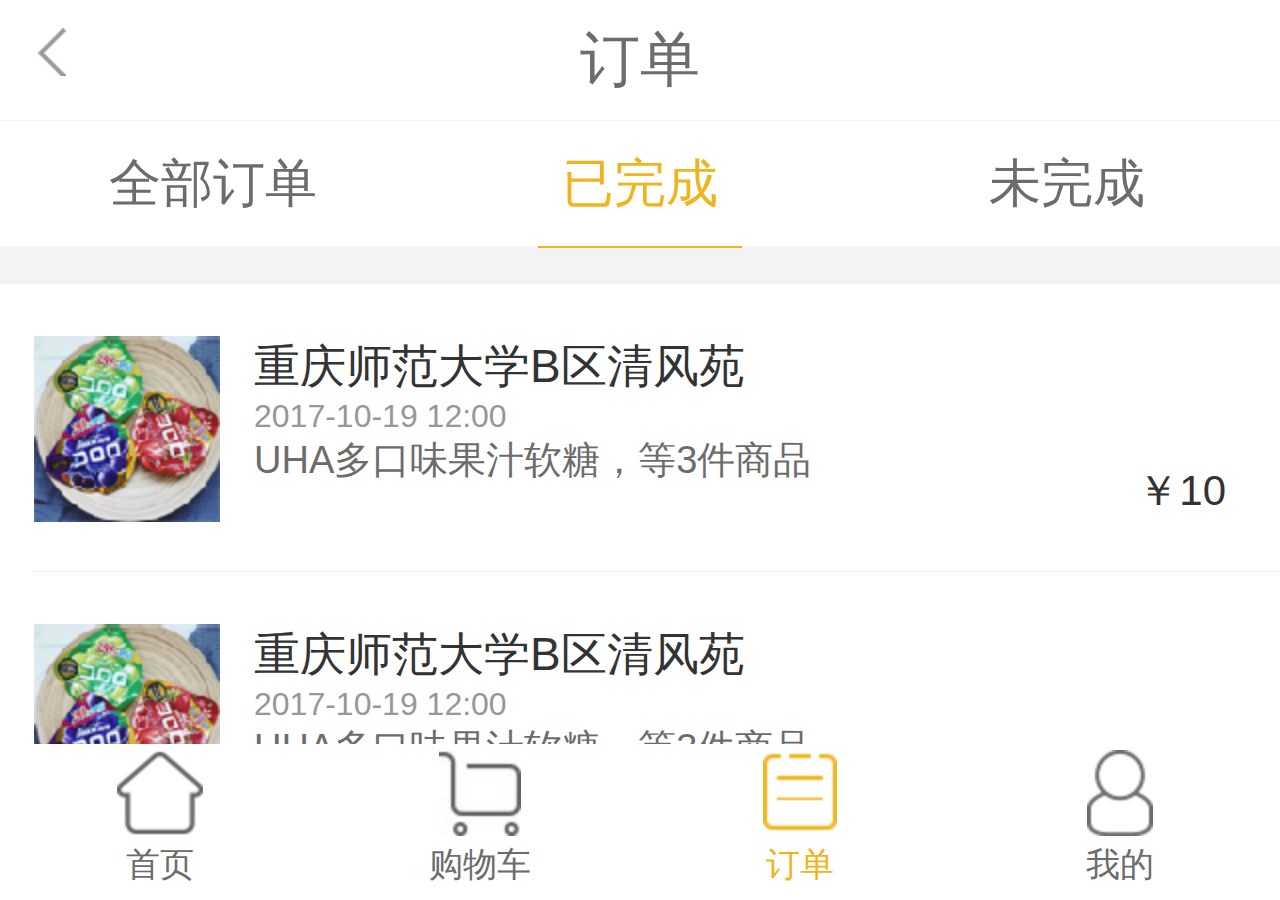
<file: order.html>
<!DOCTYPE html>
<html>
<head>
	<meta charset="utf-8">
	<title>订单</title>
	<meta name="viewport" content="width=device-width, initial-scale=1">
	<meta name="viewport" content="width=device-width, initial-scale=1, maximum-scale=1, user-scalable=no">
    <link rel="stylesheet" type="text/css" href="css/common.css">
    <script type="text/javascript">
    	document.documentElement.style.fontSize =document.documentElement.clientWidth / 6.4 + 'px';
    </script>
</head>
<body>
	<header class="bar-nav">
		<span class="button-nav left-arrow"></span>
		<h1 class="title">订单</h1>
	</header>
	<div class="footer"> 
		<a href="javascript:void(0);" class="footer-a">
			<span class="footer-icon footer-home"></span>
			<p class="footer-p">首页</p>
		</a>
		<a href="javascript:void(0);" class="footer-a">
			<span class="footer-icon footer-cart"></span>
			<p class="footer-p">购物车</p>
		</a>
		<a href="javascript:void(0);" class="footer-a active">
			<span class="footer-icon footer-order"></span>
			<p class="footer-p">订单</p>
		</a>
		<a href="javascript:void(0);" class="footer-a">
			<span class="footer-icon footer-user"></span>
			<p class="footer-p">我的</p>
		</a>
	</div>
	<div class="page">
		<div class="content order">
			<!-- <div class="no-order">
				<span>还没有订单哦！</span>
			</div> -->
			<div class="subnav">
				<ul>
					<li><a href="javascript:;">全部订单</a></li>
					<li><a class="active" href="javascript:;">已完成</a></li>
					<li><a href="javascript:;">未完成</a></li>
				</ul>
			</div>
			<div class="list">
				<ul class="commodity1">
					<li>
						<img src="images/img1.png">
						<div class="describe">
							<h6 class="addres">重庆师范大学B区清风苑</h6>
							<span class="date">2017-10-19  12:00</span>
							<span class="hint">UHA多口味果汁软糖，等3件商品</span>
						</div>
						<div class="price">
							<span class="cost">10</span>
						</div>
					</li>
					<li>
						<img src="images/img1.png">
						<div class="describe">
							<h6 class="addres">重庆师范大学B区清风苑</h6>
							<span class="date">2017-10-19  12:00</span>
							<span class="hint">UHA多口味果汁软糖，等3件商品</span>
						</div>
						<div class="price">
							<span class="cost">10</span>
						</div>
					</li>
					<li>
						<img src="images/img1.png">
						<div class="describe">
							<h6 class="addres">重庆师范大学B区清风苑</h6>
							<span class="date">2017-10-19  12:00</span>
							<span class="hint">UHA多口味果汁软糖，等3件商品</span>
						</div>
						<div class="price">
							<span class="cost">10</span>
						</div>
					</li>
					<li>
						<img src="images/img1.png">
						<div class="describe">
							<h6 class="addres">重庆师范大学B区清风苑</h6>
							<span class="date">2017-10-19  12:00</span>
							<span class="hint">UHA多口味果汁软糖，等3件商品</span>
						</div>
						<div class="price">
							<span class="cost">10</span>
						</div>
					</li>
					<li>
						<img src="images/img1.png">
						<div class="describe">
							<h6 class="addres">重庆师范大学B区清风苑</h6>
							<span class="date">2017-10-19  12:00</span>
							<span class="hint">UHA多口味果汁软糖，等3件商品</span>
						</div>
						<div class="price">
							<span class="cost">10</span>
						</div>
					</li>
					<li>
						<img src="images/img1.png">
						<div class="describe">
							<h6 class="addres">重庆师范大学B区清风苑</h6>
							<span class="date">2017-10-19  12:00</span>
							<span class="hint">UHA多口味果汁软糖，等3件商品</span>
						</div>
						<div class="price">
							<span class="cost">10</span>
						</div>
					</li>
					<li>
						<img src="images/img1.png">
						<div class="describe">
							<h6 class="addres">重庆师范大学B区清风苑</h6>
							<span class="date">2017-10-19  12:00</span>
							<span class="hint">UHA多口味果汁软糖，等3件商品</span>
						</div>
						<div class="price">
							<span class="cost">10</span>
						</div>
					</li>
					<li>
						<img src="images/img1.png">
						<div class="describe">
							<h6 class="addres">重庆师范大学B区清风苑</h6>
							<span class="date">2017-10-19  12:00</span>
							<span class="hint">UHA多口味果汁软糖，等3件商品</span>
						</div>
						<div class="price">
							<span class="cost">10</span>
						</div>
					</li>
					<li>
						<img src="images/img1.png">
						<div class="describe">
							<h6 class="addres">重庆师范大学B区清风苑</h6>
							<span class="date">2017-10-19  12:00</span>
							<span class="hint">UHA多口味果汁软糖，等3件商品</span>
						</div>
						<div class="price">
							<span class="cost">10</span>
						</div>
					</li>
				</ul>
			</div>
		</div>
	</div>
	<!-- <script type="text/javascript" src="js/jquery.min.js"></script>
	<script type="text/javascript" src="js/public.js"></script> -->
</body>
</html>
</file>
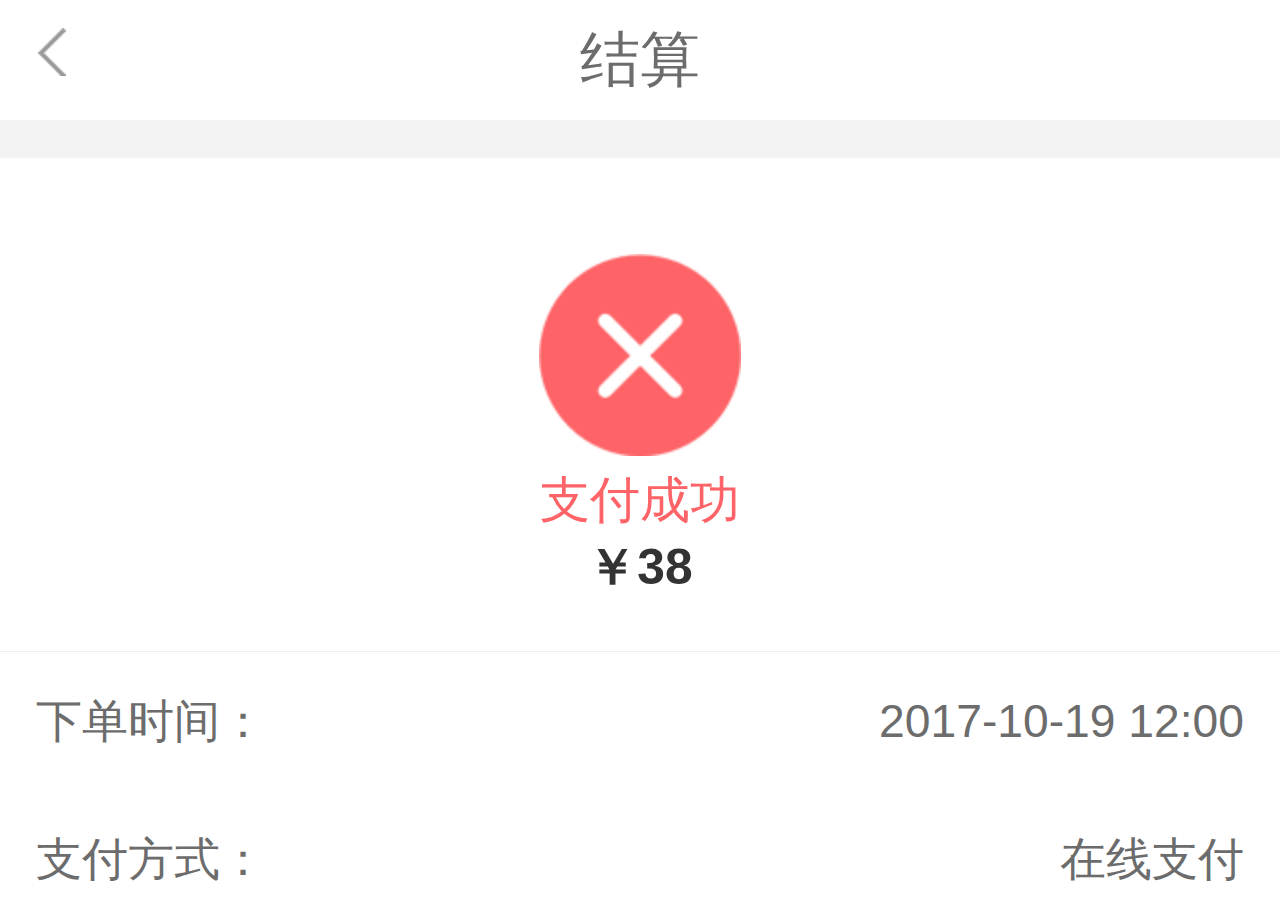
<file: pay-end.html>
<!DOCTYPE html>
<html>
<head>
	<meta charset="utf-8">
	<title>结算</title>
	<meta name="viewport" content="width=device-width, initial-scale=1">
	<meta name="viewport" content="width=device-width, initial-scale=1, maximum-scale=1, user-scalable=no">
    <link rel="stylesheet" type="text/css" href="css/common.css">
    <script type="text/javascript">
    	document.documentElement.style.fontSize =document.documentElement.clientWidth / 6.4 + 'px';
    </script>
</head>
<body>
	<header class="bar-nav">
		<a src="javascript:void(0);" class="button-nav left-arrow"></a>
		<h1 class="title">结算</h1>
	</header>
	<div class="page">
		<div class="content pay-end">
			<div class="pay-status">
				<div class="status fail"> <!-- 加上fail: 支付失败 -->
					<i class="status-icon"></i>
					<p class="inf">支付成功</p>
					<p class="num">38</p>
				</div>				

				<div class="inf-list">
					<ul>
						<li>
							<span>下单时间：</span>
							<span class="right">2017-10-19  12:00</span>
						</li>
						<li>
							<span>支付方式：</span>
							<span class="right">在线支付</span>
						</li>
					</ul>
				</div>
				<div class="pay-btn">
					<a href="javascript:;">继续购物</a>
					<!-- <a href="javascript:;">继续支付</a> -->
					<a href="javascript:;">我的订单</a>
				</div>
			</div>
		</div>
	</div>
	<!-- <script type="text/javascript" src="js/jquery.min.js"></script>
	<script type="text/javascript" src="js/public.js"></script> -->
</body>
</html>
</file>
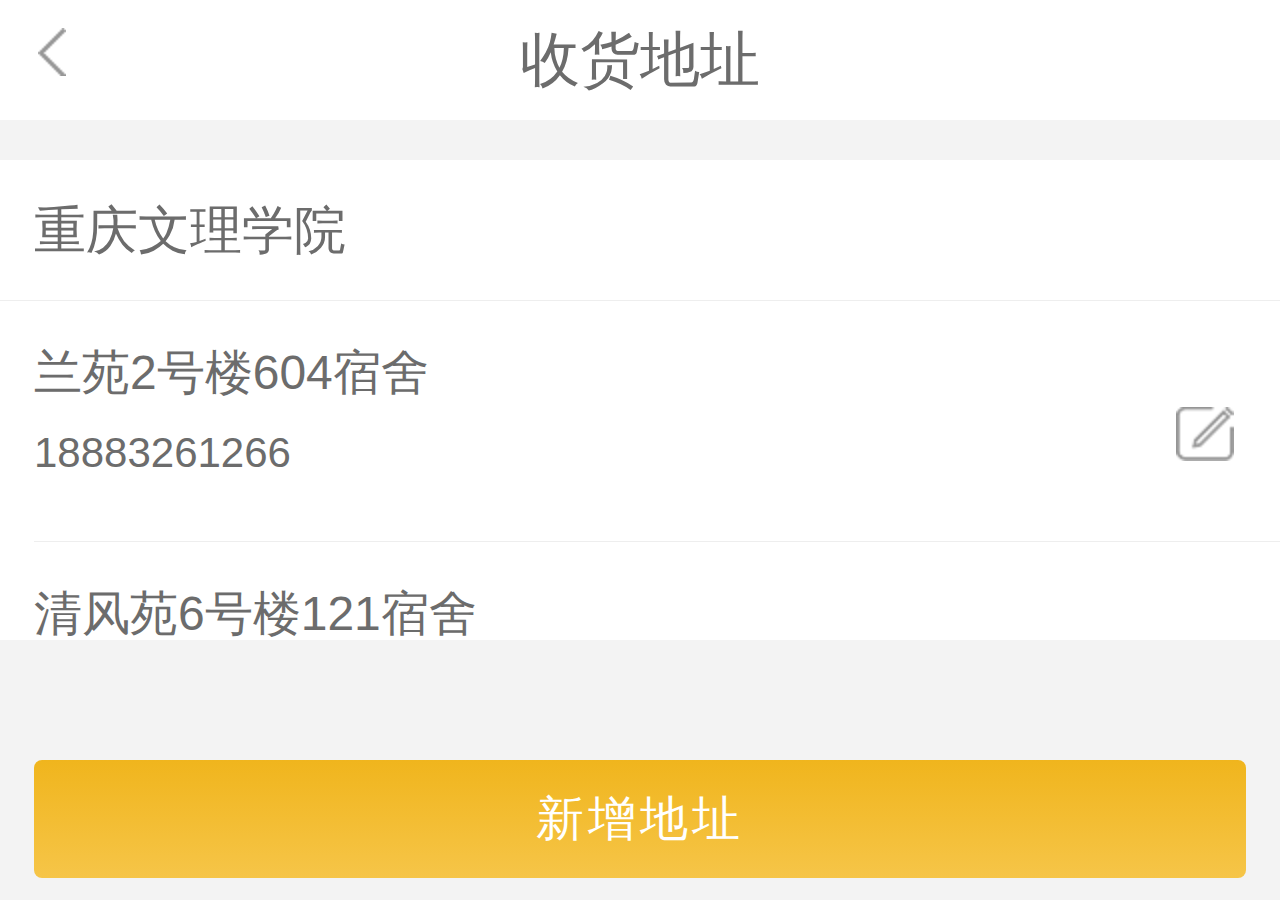
<file: receive-address.html>
<!DOCTYPE html>
<html>
<head>
	<meta charset="utf-8">
	<title>收货地址</title>
	<meta name="viewport" content="width=device-width, initial-scale=1">
	<meta name="viewport" content="width=device-width, initial-scale=1, maximum-scale=1, user-scalable=no">
    <link rel="stylesheet" type="text/css" href="css/common.css">
    <script type="text/javascript">
    	document.documentElement.style.fontSize =document.documentElement.clientWidth / 6.4 + 'px';
    </script>
</head>
<body>
	<header class="bar-nav">
		<a href="javascript:void(0);" class="button-nav left-arrow"></a>
		<h1 class="title">收货地址</h1>
	</header>
	<div class="footer receive">
		<a href="javascript:;" class="btn">新增地址</a>
	</div>
	<div class="page">
		<div class="content receive-address">
			<div class="con">
				<div class="item">
					<h3 class="title">重庆文理学院</h3>
					<ul>
						<li>
							<span>兰苑2号楼604宿舍</span>
							<small>18883261266</small>
							<a href="javascript:;"></a>
						</li>
						<li>
							<span>清风苑6号楼121宿舍</span>
							<small>18883261266</small>
							<a href="javascript:;"></a>
						</li>
						<li>
							<span>兰苑2号楼604宿舍</span>
							<small>18883261266</small>
							<a href="javascript:;"></a>
						</li>
					</ul>
				</div>
				<div class="item">
					<h3 class="title">重庆文理学院</h3>
					<ul>
						<li>
							<span>兰苑2号楼604宿舍</span>
							<small>18883261266</small>
							<a href="javascript:;"></a>
						</li>
						<li>
							<span>清风苑6号楼121宿舍</span>
							<small>18883261266</small>
							<a href="javascript:;"></a>
						</li>
						<li>
							<span>兰苑2号楼604宿舍</span>
							<small>18883261266</small>
							<a href="javascript:;"></a>
						</li>
					</ul>
				</div>
				<div class="item">
					<h3 class="title">重庆文理学院</h3>
					<ul>
						<li>
							<span>兰苑2号楼604宿舍</span>
							<small>18883261266</small>
							<a href="javascript:;"></a>
						</li>
						<li>
							<span>清风苑6号楼121宿舍</span>
							<small>18883261266</small>
							<a href="javascript:;"></a>
						</li>
						<li>
							<span>兰苑2号楼604宿舍</span>
							<small>18883261266</small>
							<a href="javascript:;"></a>
						</li>
					</ul>
				</div>
				<div class="item">
					<h3 class="title">重庆文理学院</h3>
					<ul>
						<li>
							<span>兰苑2号楼604宿舍</span>
							<small>18883261266</small>
							<a href="javascript:;"></a>
						</li>
						<li>
							<span>清风苑6号楼121宿舍</span>
							<small>18883261266</small>
							<a href="javascript:;"></a>
						</li>
						<li>
							<span>兰苑2号楼604宿舍</span>
							<small>18883261266</small>
							<a href="javascript:;"></a>
						</li>
					</ul>
				</div>
				<div class="item">
					<h3 class="title">重庆文理学院</h3>
					<ul>
						<li>
							<span>兰苑2号楼604宿舍</span>
							<small>18883261266</small>
							<a href="javascript:;"></a>
						</li>
						<li>
							<span>清风苑6号楼121宿舍</span>
							<small>18883261266</small>
							<a href="javascript:;"></a>
						</li>
						<li>
							<span>兰苑2号楼604宿舍</span>
							<small>18883261266</small>
							<a href="javascript:;"></a>
						</li>
					</ul>
				</div>
				<div class="item">
					<h3 class="title">重庆文理学院</h3>
					<ul>
						<li>
							<span>兰苑2号楼604宿舍</span>
							<small>18883261266</small>
							<a href="javascript:;"></a>
						</li>
						<li>
							<span>清风苑6号楼121宿舍</span>
							<small>18883261266</small>
							<a href="javascript:;"></a>
						</li>
						<li>
							<span>兰苑2号楼604宿舍</span>
							<small>18883261266</small>
							<a href="javascript:;"></a>
						</li>
					</ul>
				</div>
			</div>
		</div>
	</div>
	<!-- <script type="text/javascript" src="js/jquery.min.js"></script>
	<script type="text/javascript" src="js/public.js"></script> -->
</body>
</html>
</file>
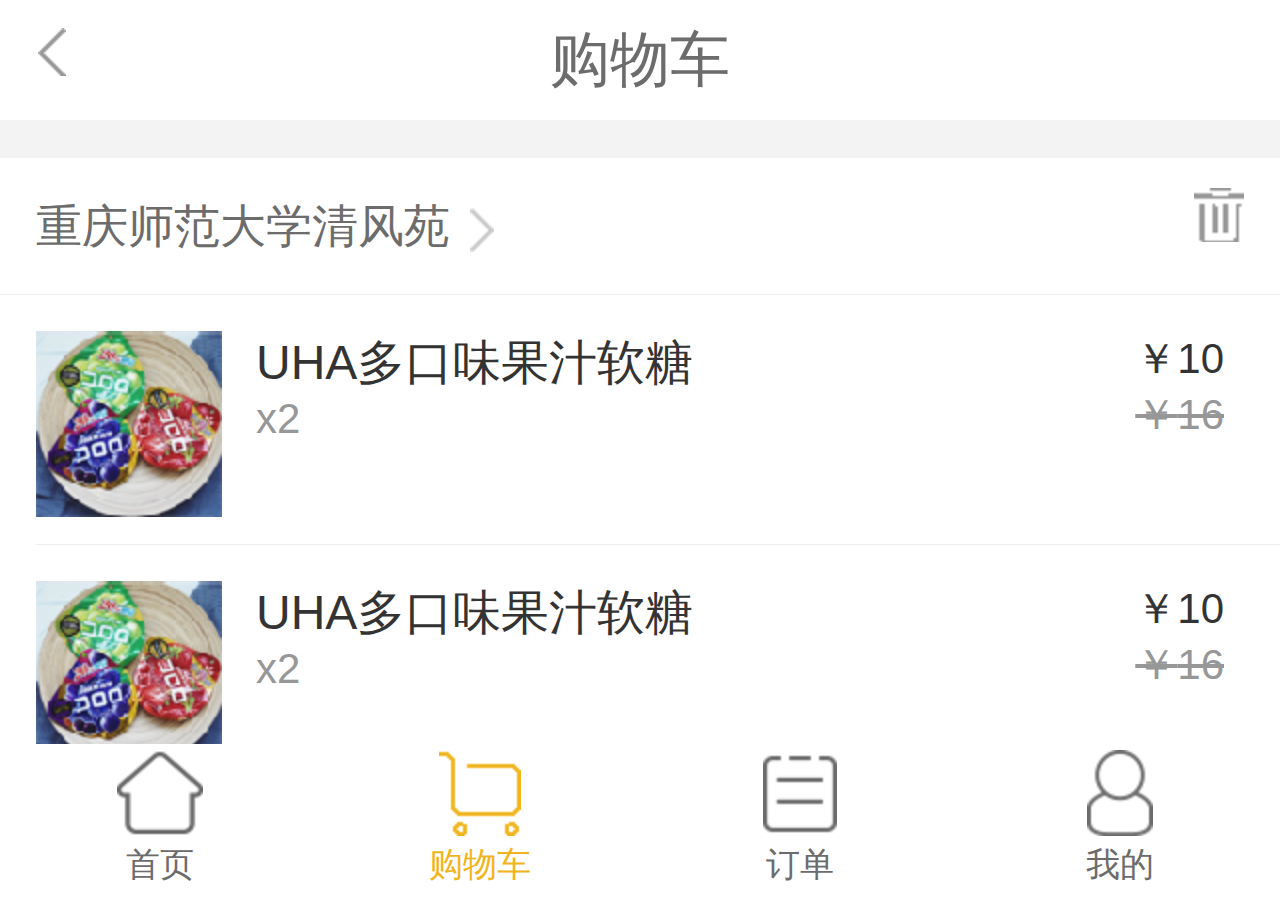
<file: shoping-cart.html>
<!DOCTYPE html>
<html>
<head>
	<meta charset="utf-8">
	<title>购物车</title>
	<meta name="viewport" content="width=device-width, initial-scale=1">
	<meta name="viewport" content="width=device-width, initial-scale=1, maximum-scale=1, user-scalable=no">
    <link rel="stylesheet" type="text/css" href="css/common.css">
    <script type="text/javascript">
    	document.documentElement.style.fontSize =document.documentElement.clientWidth / 6.4 + 'px';
    </script>
</head>
<body>
	<header class="bar-nav">
		<span class="button-nav left-arrow"></span>
		<h1 class="title">购物车</h1>
	</header>
	<div class="footer"> 
		<a href="javascript:void(0);" class="footer-a">
			<span class="footer-icon footer-home"></span>
			<p class="footer-p">首页</p>
		</a>
		<a href="javascript:void(0);" class="footer-a active">
			<span class="footer-icon footer-cart"></span>
			<p class="footer-p">购物车</p>
		</a>
		<a href="javascript:void(0);" class="footer-a">
			<span class="footer-icon footer-order"></span>
			<p class="footer-p">订单</p>
		</a>
		<a href="javascript:void(0);" class="footer-a">
			<span class="footer-icon footer-user"></span>
			<p class="footer-p">我的</p>
		</a>
	</div>
	<div class="page">
		<div class="content shoping-cart">
			<div class="item">
				<h3 class="title">
					<span>重庆师范大学清风苑</span>
					<a href="javascript:;"></a>
				</h3>
				<div class="commodity">
					<ul>
						<li>
							<img src="images/img1.png">
							<div class="describe">
								<h6 class="name">UHA多口味果汁软糖</h6>
								<span class="num">2</span>
							</div>
							<div class="price">
								<span class="cost">10</span>
								<span class="disable">16</span>
							</div>
						</li>
						<li>
							<img src="images/img1.png">
							<div class="describe">
								<h6 class="name">UHA多口味果汁软糖</h6>
								<span class="num">2</span>
							</div>
							<div class="price">
								<span class="cost">10</span>
								<span class="disable">16</span>
							</div>
						</li>
						<li>
							<img src="images/img1.png">
							<div class="describe">
								<h6 class="name">UHA多口味果汁软糖</h6>
								<span class="num">2</span>
							</div>
							<div class="price">
								<span class="cost">10</span>
								<span class="disable">16</span>
							</div>
						</li>
						<li>
							<img src="images/img1.png">
							<div class="describe">
								<h6 class="name">UHA多口味果汁软糖</h6>
								<span class="num">2</span>
							</div>
							<div class="price">
								<span class="cost">10</span>
								<span class="disable">16</span>
							</div>
						</li>
						<li>
							<img src="images/img1.png">
							<div class="describe">
								<h6 class="name">UHA多口味果汁软糖</h6>
								<span class="num">2</span>
								<span class="hint">库存不足</span>
							</div>
							<div class="price">
								<span class="cost">10</span>
								<span class="disable">16</span>
							</div>
						</li>
						<li>
							<img src="images/img1.png">
							<div class="describe">
								<h6 class="name">UHA多口味果汁软糖</h6>
								<span class="num">2</span>
								<span class="hint">库存不足</span>
							</div>
							<div class="price">
								<span class="cost">10</span>
								<span class="disable">16</span>
							</div>
						</li>
					</ul>
				</div>
				<div class="more"><span>还有10个商品</span></div>
				<div class="settlement">
					<span class="discount">已优惠<span class="red">5</span>元</span>
					<a class="btn" href="javascript:;">去结算</a>
					<span class="subtotal">小计:<span class="red">￥5</span></span>
				</div>
			</div>
			<div class="item">
				<h3 class="title">
					<span>重庆师范大学清风苑</span>
					<a href="javascript:;"></a>
				</h3>
				<ul class="commodity auto">
					<li>
						<img src="images/img1.png">
						<div class="describe">
							<h6 class="name">UHA多口味果汁软糖</h6>
							<span class="num">2</span>
						</div>
						<div class="price">
							<span class="cost">10</span>
							<span class="disable">16</span>
						</div>
					</li>
					<li>
						<img src="images/img1.png">
						<div class="describe">
							<h6 class="name">UHA多口味果汁软糖</h6>
							<span class="num">2</span>
						</div>
						<div class="price">
							<span class="cost">10</span>
							<span class="disable">16</span>
						</div>
					</li>
				</ul>
				<div class="settlement">
					<span class="discount">已优惠<span class="red">5</span>元</span>
					<a class="btn" href="javascript:;">去结算</a>
					<span class="subtotal">小计:<span class="red">￥5</span></span>
				</div>
			</div>
			<div class="item"></div>
		</div>
	</div>
	<script type="text/javascript" src="js/jquery.min.js"></script>
	<script type="text/javascript">
		$(function(){
			$('.more').click(function(){
				var _self = $(this);
				if(!_self.hasClass('stop')){
					var maxH = _self.prev().find('ul').height();
					_self.prev().animate({
			            maxHeight: maxH
			        }, 600, function(){
			        	_self.addClass('stop');
			        });
			        return;
				}
				_self.prev().animate({
		            maxHeight: '3.6rem'
		        }, 600, function(){
		        	_self.removeClass('stop');
		        });

			});
		});
	</script>
	
</body>
</html>
</file>
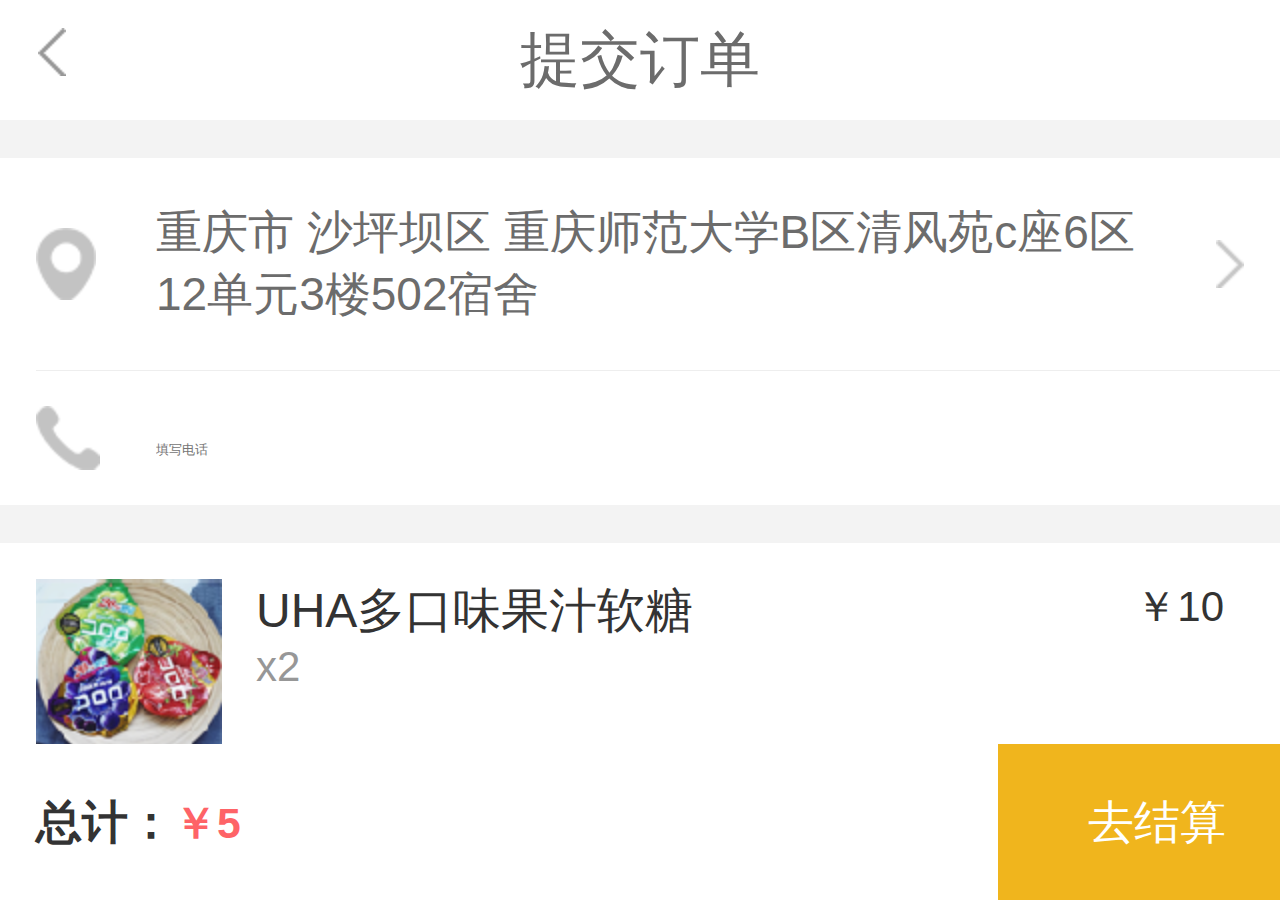
<file: submit-order.html>
<!DOCTYPE html>
<html>
<head>
	<meta charset="utf-8">
	<title>提交订单</title>
	<meta name="viewport" content="width=device-width, initial-scale=1">
	<meta name="viewport" content="width=device-width, initial-scale=1, maximum-scale=1, user-scalable=no">
    <link rel="stylesheet" type="text/css" href="css/common.css">
    <script type="text/javascript">
    	document.documentElement.style.fontSize =document.documentElement.clientWidth / 6.4 + 'px';
    </script>
</head>
<body>
	<header class="bar-nav">
		<a src="javascript:void(0);" class="button-nav left-arrow"></a>
		<h1 class="title">提交订单</h1>
	</header>
	<nav class="footer bar-btn">
		<span class="total">￥5</span>
		<a class="right-btn" href="javascript:;">去结算</a>
	</nav>
	<div class="page">
		<div class="content sub-order">
			<div class="collect-inf">
				<a class="address" href="javascript:;">重庆市 沙坪坝区 重庆师范大学B区清风苑c座6区 12单元3楼502宿舍</a>
				<div class="phone"><input type="text" placeholder="填写电话"></div>
			</div>
			<div class="item">
				<ul class="commodity">
					<li>
						<img src="images/img1.png">
						<div class="describe">
							<h6 class="name">UHA多口味果汁软糖</h6>
							<span class="num">2</span>
						</div>
						<div class="price">
							<span class="cost">10</span>
						</div>
					</li>
					<li>
						<img src="images/img1.png">
						<div class="describe">
							<h6 class="name">UHA多口味果汁软糖</h6>
							<span class="num">2</span>
						</div>
						<div class="price">
							<span class="cost">10</span>
							<span class="disable">16</span>
						</div>
					</li>
					<li>
						<img src="images/img1.png">
						<div class="describe">
							<h6 class="name">UHA多口味果汁软糖</h6>
							<span class="num">2</span>
						</div>
						<div class="price">
							<span class="cost">10</span>
							<span class="disable">16</span>
						</div>
					</li>
				</ul>
			</div>
			<div class="inf-list">
				<ul>
					<li>
						<span>支付方式</span>
						<span class="right">在线支付</span>
					</li>
					<li>
						<span>备注</span>
						<input class="right max" placeholder="口味、偏好等要求">
					</li>
				</ul>
			</div>
			<div class="item"></div>
		</div>
	</div>
	<!-- <script type="text/javascript" src="js/jquery.min.js"></script>
	<script type="text/javascript" src="js/public.js"></script> -->
</body>
</html>
</file>
<file: css/common.css>
html, body, header, h1, h3, h6, input, ul, li, p {
  margin: 0;
  padding: 0; }

h1, h3, h6 {
  font-weight: 500; }

ul, li {
  list-style: none; }

input {
  border: 0;
  outline: none; }

a, button, input, div {
  -webkit-tap-highlight-color: rgba(255, 0, 0, 0); }

a {
  text-decoration: none; }
  a:focus {
    border: 0; }
img{
	width: 100%;
	height: 100%;
}
html {
  overflow: hidden; }

body {
  position: absolute;
  top: 0;
  right: 0;
  bottom: 0;
  left: 0;
  font-family: "Helvetica Neue", Helvetica, sans-serif;
  overflow: hidden;
  color: #333;
  font-size: 0.24rem;
}
input[type=button], input[type=submit] {
	-webkit-appearance: none;
}
input:not([type="image" i]), textarea {
    box-sizing: border-box;
}
.bar-nav{
	position: absolute;
	top: 0;
	background: #fff;
	width: 100%;
	height: 0.6rem;
	line-height: 0.6rem;
	z-index: 300;
	border-bottom: 1px solid #f3f3f3;
}
.bar-nav .title{
	text-align: center;
    font-size: 0.3rem;
    color: #6c6c6c;
    overflow:hidden;
 	text-overflow:ellipsis; 
 	white-space: nowrap;
 	width: 3rem;
 	margin: 0 auto;
}
.index-bar .title:before{
	width: 0.19rem;
	height: 0.1rem;
	margin-right:0.08rem;
  	background: url('[data-uri]') no-repeat;
  	background-position: center center;
    background-size: auto 100%;
    vertical-align: middle;
}
.page{
    box-sizing: border-box;
    position: absolute;
    left: 0;
    top: 0;
    width: 100%;
    height: 100%;
    background-color: #f3f3f3;
    overflow-y: auto;
    overflow-x: hidden;
}
.content.index {
    position: absolute;
    top: 0;
    bottom: 0;
    left: 0;
    right: 0;
}
.content {
    padding-top: 0.6rem;
    padding-bottom: 0.78rem;
}
.banner-box{
    position: relative;
    height: 3.09rem;
}
.index .banner{
	position: relative;
	height: 3.09rem;
	width: 100%;
	overflow: hidden;
	/*visibility: hidden;*/
}
.index .banner .img > li { 
	float: left; 
	width: 100%; 
	position: relative;
	height: 3.09rem;
}
.index .banner .img > li img {
	width: 100%;
}
.index .banner .spot{
	position: absolute;
    bottom: 0.06rem;
    left: 0;
    right: 0;
    text-align: center;
	font-size:0;
}

.index .banner .spot li{
    display: inline-block;
    width: 0.13rem;
    height: 0.13rem;
    border-radius: 50%;
    background-color: #c4bfa9;
    margin-right: 0.1rem;
}
.index .banner .spot li.active{
    background-color: #f0b51d;
}

.notice{
	position: absolute;
	top: 0;
	left: 0;
	z-index: 100;
	background: rgba(51,51,51,0.2);
	height: 0.54rem;
	width: 100%;
	color:#fff;
	font-size: 0.17rem;
	line-height: 0.54rem;
	display: flex;
  	align-items: center;
  	overflow: hidden;
}
.notice:before{
	margin-left: 0.18rem;
	margin-right: 0.11rem;
	width: 0.26rem;
	height: 0.26rem;
	display: inline-block;
	vertical-align: middle;
	display: flex;
  	align-items: center;
  	background: url('[data-uri]') no-repeat;
  	background-position: center center;
    background-size: auto 100%;
}
.notice:before,.city .item-col ul li:after,.shoping-cart .more span:after,.shoping-cart .title span:after,.shoping-cart .title a:before,.collect-inf .address:before,.collect-inf .address:after,.collect-inf .phone:before,.order .no-order span:before,.index-bar .title:before,.dialog-cart .del:before,.my .my-item a:before,.my .my-item a:after,.bar-nav .left-arrow:before{
	content: '';
	display: inline-block;
	background-position: center center;
	background-repeat: no-repeat;
}
.notice ul{
	height: 100%;
}
.food{
	margin-top: 0.09rem;
	width: 100%;
	position: absolute;
	top: 3.77rem;
	bottom:0.82rem;
	overflow: auto;
}
.slide{
	background: #fff;
	width: 1.52rem;
	margin-right: 0.02rem;
	height: auto;
	overflow-y: auto;
	height: 100%;
	float: left;
}
.slide::-webkit-scrollbar-track {
  border-radius: 0rem; 
}

.slide::-webkit-scrollbar {
  width: 0rem;
  background-color: rgba(0, 0, 0, 0); 
}

.slide::-webkit-scrollbar-thumb {
  border-radius:0rem;
  background-color: rgba(0, 0, 0, 0); 
}
.slide ul{
	padding-bottom: 1.01rem;
}
.slide ul li a{
	padding-top: 0.22rem;
	padding-bottom: 0.22rem;
	color: #333333;
	font-size: 0.24rem;
	display: block;
	padding-left: 0.17rem;
	line-height: 0.3rem;
}
.slide ul li:active a,.slide ul li.active a{
	color: #f0b51d;
	font-weight: bold;
	background: #f3f3f3;
}
.right{
	background: #fff;
	height: 100%;
	overflow-y: auto;
	margin-left: 1.58rem;
}
.right::-webkit-scrollbar-track,.content.city::-webkit-scrollbar-track,.dialog::-webkit-scrollbar-track,.side-bar::-webkit-scrollbar-track,.con-bar::-webkit-scrollbar-track,.details-order::-webkit-scrollbar-track,.order .list::-webkit-scrollbar-track,.dialog-cart .con::-webkit-scrollbar-track,.receive-address .con::-webkit-scrollbar-track{
  border-radius: 0.04rem; 
}

.right::-webkit-scrollbar,.content.city::-webkit-scrollbar,.dialog::-webkit-scrollbar,.side-bar::-webkit-scrollbar,.con-bar::-webkit-scrollbar,.details-order::-webkit-scrollbar,.order .list::-webkit-scrollbar,.dialog-cart .con::-webkit-scrollbar,.receive-address .con::-webkit-scrollbar{
  width: 0.03rem;
  background-color: rgba(0, 0, 0, 0.1); 
}

.right::-webkit-scrollbar-thumb,.content.city::-webkit-scrollbar-thumb,.dialog::-webkit-scrollbar-thumb,.side-bar::-webkit-scrollbar-thumb,.con-bar::-webkit-scrollbar-thumb,.details-order::-webkit-scrollbar-thumb,.order .list::-webkit-scrollbar-thumb,.dialog-cart .con::-webkit-scrollbar-thumb,.receive-address .con::-webkit-scrollbar-thumb{
  border-radius:0.03rem;
  background-color: rgba(0, 0, 0, 0.2); 
}
.footer{
	height:0.78rem;
	background: #fff;
	position: absolute;
	bottom: 0;
    width: 100%;
    display: flex;
    justify-content: space-between;
	flex-direction:row;
	z-index: 300;
}
.footer-a{
	display: block;
	color: #6c6c6c;
	font-size: 0.17rem;
	flex: 1;
    align-items: center;
    text-align: center;
    display: flex;
    flex-direction: column;
}
.footer-home{
	display: block;
	width: 0.43rem;
	height: 0.43rem;
	background: url('[data-uri]') no-repeat;
}
.footer-cart{
	display: block;
	width: 0.41rem;
	height: 0.43rem;
	background: url('[data-uri]') no-repeat;
}
.footer-order{
	display: block;
	width: 0.37rem;
	height: 0.43rem;
	background: url('[data-uri]') no-repeat;
}
.footer-user{
	display: block;
	width: 0.33rem;
	height: 0.43rem;
	background: url('[data-uri]') no-repeat;
}
.footer .footer-a.active .footer-home,.footer .footer-a:active .footer-home,.footer .footer-a:hover .footer-home{
	background: url('[data-uri]') no-repeat;
	background-position: center center;
    background-size: auto 100%;
}
.footer .footer-a.active .footer-cart,.footer .footer-a:active .footer-cart,.footer .footer-a:hover .footer-cart{
	background: url('[data-uri]') no-repeat;
	background-position: center center;
    background-size: auto 100%;
}
.footer .footer-a.active .footer-order,.footer .footer-a:active .footer-order,.footer .footer-a:hover .footer-order{
	background: url('[data-uri]') no-repeat;
	background-position: center center;
    background-size: auto 100%;
}
.footer .footer-a.active .footer-user,.footer .footer-a:active .footer-user,.footer .footer-a:hover .footer-user{
	background: url('[data-uri]') no-repeat;
	background-position: center center;
    background-size: auto 100%;
}
.footer-icon{
	margin-top: 0.03rem;
	margin-bottom: 0.03rem;
    background-position: center center;
    background-size: auto 100%;
}
.footer .footer-a.active p,.footer .footer-a:active p,.footer .footer-a:hover p{
 	color: #f0b51d;
}
.right-box{
	margin-left: 0.15rem;
	margin-right: 0.15rem;
}
.item{
	padding-top: 0.16rem;
	padding-bottom: 0.14rem;
	border-bottom: 0.01rem solid #f3f3f3;
	position: relative;
}
.item-col1{
	margin-left: 0.02rem;
    margin-right: 0.14rem;
    width: 0.93rem;
    height: 0.93rem;
    vertical-align: middle;
    align-items: center;
    display: inline-flex;
    float: left;
    position: relative;
}
.lapse{
	color:#fff;
	position: absolute;
	top: 0;
	left: 0;
	font-size: 0.16rem;
	text-align: center;
	display: inline-block;
	background: rgba(108,108,108,0.5);
	width: 0.93rem;
    height: 0.93rem;
    line-height: 0.93rem;

}
.item-col2{
	margin-left: 1rem;
}
.item-title{
	font-size: 0.24rem;
	color: #333333;
    overflow: hidden;
    text-overflow: ellipsis;
    white-space: nowrap;
}
.item-month{
	color: #979797;
	font-size: 0.16rem; 
}
.item-sale{
	font-size: 0.16rem;
}
.sale{
	width: 0.21rem;
	height: 0.21rem;
	margin-right: 0.08rem;
    display: inline-flex;
    align-items: center;
   	margin-top: 0.1rem;
}
.price{
	color: #333333;
	font-size: 0.21rem;
	margin-right: 0.1rem;
	display: inline-block;
}
.sale-price{
	color: #979797;
	font-size: 0.16rem;
	display: inline-block;
	text-decoration:line-through;
}
.item-col3{
	position: absolute;
	bottom: 0.14rem;
	right: 0;
	font-size: 0;
}
.op-icon{
	width: 0.28rem;
	height: 0.28rem;
	display: inline-block;
	vertical-align: middle;
}
.op-num{
	color: #6c6c6c;
	font-size: 0.21rem;
	display: inline-block;
	vertical-align: middle;
	margin:0 0.08rem;
}
.sub-icon{
	background: url([data-uri]) no-repeat;
    background-size: 100%;
}
.add-icon{
	background: url([data-uri]) no-repeat;
    background-size: 100%;
}
.shop-cart{
	width: 0.68rem;
	height: 0.68rem;
	position: absolute;
	bottom: 0.15rem;
	left: 0.17rem;
	background: url([data-uri]) no-repeat;
	background-size: 100%;
}
.shop-cart span{
    float: right;
    width: 0.24rem;
    height: 0.24rem;
    line-height: 0.24rem;
    margin: 0.1rem 0.1rem 0 0;
    border-radius: 50%;
    background-color: #fff;
    text-align: center;
    font-size: 0.16rem;
    color: #f0b51d;
}
.layer{
    position: absolute;
    top: 0;
    bottom: 0;
    left: 0;
    right: 0;
    z-index: 500;
    display: none;
    background-color: rgba(0, 0, 0, 0.3);
}
.dialog-cart{
	height: 400px;
	position: absolute;
	z-index: 501;
	width: 4.74rem;
	border-radius: 3px;
	background: #fff;
	overflow: hidden;
	left:50%;
	top:50%;
	margin-left:-2.37rem;
	/*margin-top:-200px;*/
    visibility: hidden;
    transform: translateY(100%);
    transition: transform ease-in-out 0.3s, visibility 0.5s;
}
.dialog-cart.show{
    transform: translateY(0);
    visibility: visible;
}
.dialog-cart.show~ .layer{
	display: block;
}
.dialog-cart .title{
	color: #6c6c6c;
	font-size: 0.28rem;
	height: 0.7rem;
	line-height: 0.7rem;
	border-bottom: 1px solid #eee;
	text-align: center;
    position: absolute;
    top: 0;
    left: 0;
    right: 0;
    width: 100%;
    background: #fff;
}
.dialog-cart .del{
	position: absolute;
	right: 0.14rem;
}
.dialog-cart .del:before,.shoping-cart .title a:before{
	width: 0.19rem;
	height: 0.21rem;
	background: url([data-uri]) no-repeat;
	background-size: 100%;
}
.dialog-cart .con{
    height: 100%;
    /*position: absolute;*/
    overflow-y: auto;
    padding: 0.7rem 0;
    box-sizing: border-box;
}
.dialog-cart .list li{
	height: 0.69rem;
	line-height: 0.69rem;
	padding: 0 0.08rem;
	border-bottom: 1px solid #eee;
	display: -webkit-box;
    display: -ms-flexbox;
    display: flex;
    -webkit-box-pack: justify;
    -ms-flex-pack: justify;
    justify-content: space-between;
}
.dialog-cart .list li .name{
	color: #6c6c6c;
	font-size: 0.23rem;
	vertical-align: top;
	overflow:hidden;
 	text-overflow:ellipsis; 
 	white-space: nowrap;
 	display: inline-block;
 	width: 45%;
}
.dialog-cart .control{
	font-size: 0;
	display: inline-block;
}
.control span{
	display: inline-block;
    height: 0.68267rem;
    line-height: 0.68267rem;
    vertical-align: top;
}
.dialog-cart .disable{
	font-size: 0.16rem;
	color: #979797;
    text-decoration: line-through;
}
.dialog-cart .disable:before,.dialog-cart .cost:before{
	content: '\FFE5';
}
.dialog-cart .cost{
	font-size: 0.21rem;
	color: #fe6367;
	margin-right: 0.18rem;
}
.dialog-cart .foot{
	position: absolute;
	bottom: 0;
	left: 0;
	height: 0.7rem;
	line-height: 0.7rem;
	background: #f0b51d;
	width: 100%;
	color: #fff;
	font-size: 0;
}

.dialog-cart .total{
	display: inline-block;
	padding-left: 0.2rem;
	font-size: 0.21rem;
	vertical-align: top;
	padding-right: 0.07rem;
}
.dialog-cart .disc{
	display: inline-block;
	font-size: 0.16rem;
	vertical-align: top;
}
.dialog-cart .btn{
	width: 1.32rem;
	display: inline-block;
	border-left: 1px solid #fff;
	text-align: center;
	font-size: 0.23rem;
	color: #fff;
	float: right;
}

/*我的*/
.bar-nav.transparent {
    background-color: transparent;
    border-bottom: none;
}
.bar-nav.transparent .title{
    color:#fff;
}
.content.my{
	padding-top: 0;
}
.my .banner{
	height: 2.47rem;
	width: 100%;
	background: url([data-uri]) no-repeat;
	background-repeat: no-repeat;
	background-size: 100%;
	padding-top: 1rem;
	text-align: center;
}
.my .banner .header{
	padding:0.06rem;
	width: 1.14rem;
	height: 1.14rem;
	border-radius: 50%;
	background-color: rgba(255,255,255,0.4);
	margin: 0 auto;
}
.my .banner .header img{
	border-radius: 50%;
}
.my .banner .nickname{
	font-size: 0.28rem;
	color: #fff;
	vertical-align: top;
	margin-top: 0.16rem;
	display: block;
}
.my .count{
    height: 0.89rem;
    text-align: center;
    background-color: #fff;
    position: relative;
}
.my .count:before{
	content: '';
    display: block;
    position: absolute;
    top: 0.09rem;
    bottom: 0.09rem;
    left: 50%;
    width: 1px;
    background-color: #eee;
}
.my .count li{
	float: left;
	width: 50%;
}
.my .count li span{
	display: block;
}
.my .count li .sum{
    font-size: 0.2666rem;
    color: #f0b51d;
    margin-top: 0.12rem;
    line-height: 0.32rem;
}
.my .count li .replain{
    font-size: 0.1955rem;
    color: #979797;
}
.my .my-item{
	margin-top: 0.15rem;
	background: #fff;
}
.my .my-item li{
	margin-left: 0.17rem;
}
.my .my-item a{
	display: block;
	height:0.73rem;
	/*line-height: 0.73rem;*/
	color: #333333;
	font-size: 0.2311rem;
	border-bottom: 1px solid #eee;
	padding-right: 0.18rem;
	position: relative;
}
.my .my-item a:before{
    height: 100%;
    background-size: 100%;
    vertical-align: middle;
    margin: 0 0.18rem 0 0.02rem;
}
.my .my-item a.shopcart:before{
	width: 0.38rem;
	background: url([data-uri]) no-repeat;
	background-size: 100%;
    background-position: center;
}
.my .my-item a.order:before{
	width: 0.38rem;
	background: url([data-uri]) no-repeat;
	background-size: 100%;
    background-position: center;
}
.my .my-item a.dorm:before{
	width: 0.38rem;
	background:url([data-uri]) no-repeat;
	background-size: 100%;
    background-position: center;
}
.my .my-item a:after {
    position: absolute;
    top: 0;
    bottom: 0;
    right: 0.18rem;
}
.my .my-item a:after{
    width: 0.14rem;
    background: url([data-uri]) no-repeat;
    background-size: 100%;
    background-position: center;
}
.my .my-item li:last-child a{
	border-bottom: 0;
}
/*收货地址*/
.bar-nav .button-nav{
	position: absolute;
	top: 0;
	left: 0.19rem;
	bottom: 0;
	display: inline-block;
	width: 0.34rem;
}
.bar-nav .left-arrow:before{
	width: 0.14rem;
	height: 0.24rem;
	background:url([data-uri]);
	background-size: 100% 100%;
	background-position: center;
}
.content.receive-address{
	padding-bottom: 0.9rem;
    position: absolute;
    top: 0;
    bottom: 0;
    left: 0;
    right: 0;
}
.content.receive-address .con{
    width: 100%;
    position: absolute;
    top: 0.8rem;
    bottom: 0.7rem;
    overflow: auto;
    margin-bottom: 0.6rem;
}
.footer.receive{
	height: 1.3rem;
	background-color: transparent;
}
.receive .btn{
	height: 0.59rem;
	line-height: 0.59rem;
	font-size: 0.24rem;
	color: #fff;
	margin: 0.6rem 0.17rem 0.12rem 0.17rem;
    background: linear-gradient(#f0b51d, #f6c548);
    display: block;
    width: 100%;
    text-align: center;
    border-radius: 0.04rem;
    letter-spacing: 0.02rem;
}
.receive-address .item{
	background: #fff;
	margin-bottom: 0.2rem;
	padding: 0;
}
.receive-address .item .title{
	font-size: 0.26rem;
	color: #6c6c6c;
	padding: 0 0.17rem;
	height: 0.7rem;
	line-height: 0.7rem;
	border-bottom: 1px solid #eee;
}
.receive-address .item ul{
	margin-left: 0.17rem;
}
.receive-address li{
    position: relative;
    border-bottom: 1px solid #eee;
	color: #6c6c6c;
	font-size: 0;
}
.receive-address li span{
	padding-top: 0.2rem;
	font-size: 0.24rem;
	display: block;
}
.receive-address li small{
    font-size: 0.21rem;
    line-height: 0.48rem;
    padding-bottom: 0.2rem;
    display: block;
}
.receive-address li a{
    display: block;
    position: absolute;
    /*top: 0;*/
    right: 0;
    bottom: 0.4rem;
    width:  0.29rem;
    padding-right: 0.23rem;
    text-align: right;
    /*height: 100%;*/
}
.receive-address li a:after{
	content: '';
    display: inline-block;
    width: 0.29rem;
    height: 0.27rem;
    background: url("../images/edit-icon.png") no-repeat;
    background-size: 100% 100%;
    background-position: center;
    vertical-align: middle;
}
.receive-address li:last-child{
	border-bottom: none;
}
/*订单*/
.order{
	position: absolute;
    top: 0;
    bottom: 0;
    left: 0;
    right: 0;
}
.order .subnav{
	height: 0.63rem;
    line-height: 0.63rem;
    background-color: #fff;
    position: absolute;
    top: 0.6rem;
    left: 0;
    right: 0;
    z-index: 9;
    font-size: 0;
    border-bottom: 0.19rem solid #f3f3f3;
}
.order .subnav ul li {
    width: 33.33333333%;
    float: left;
    text-align: center;
}
.order .subnav ul a {
    display: inline-block;
    height: 100%;
    padding: 0 0.12rem;
    box-sizing: border-box;
    font-size: 0.26rem;
    color: #6c6c6c;
}
.order .subnav ul a.active{
    color: #f0b51d;
    border-bottom: 2px solid #f0b51d;
}
.order .list{
    padding-top: 0.82rem;
    height: 100%;
    box-sizing: border-box;
    overflow-y: auto;
}
.order .list .commodity1{
	padding-left: 0.17rem;
    background-color: #fff;
}
.order .list li{
    min-height: 1.44rem;
    padding: 0.26rem 0.17rem 0.26rem 0;
    border-bottom: 1px solid #eee;
    position: relative;
    box-sizing: border-box;
}
.commodity1 li span{
	display: block;
}
.commodity1 li img {
    float: left;
    width: 0.93rem;
    height: 0.93rem;
}
.commodity1 li .describe{
    margin-left: 1.1rem;
    padding-right: 0.75rem;
}
.commodity1 li .describe .addres {
    font-size: 0.23rem;
    color: #333;
}
.commodity1 li .describe .date {
    font-size: 0.16rem;
    color: #979797;
}
.commodity1 li .describe .hint {
    font-size: 0.19rem;
    color: #6c6c6c;
}
.commodity1 li .price {
    position: absolute;
    bottom: 0.26rem;
    right: 0.17rem;
}
.commodity1 li .price span:before{
	content: '\FFE5';
    font-size: 0.21rem;
    color: #333;
}
/*没有订单*/
.order .no-order{
	text-align: center;
}
.order .no-order span{
    display: inline-block;
    line-height: 0.36rem;
    margin-top: 30%;
    font-size: 0.21rem;
    color: #979797;
}
.order .no-order span:before{
    width: 1.79rem;
    height: 1.79rem;
    display: block;
	background: url([data-uri]) no-repeat;
    background-size: 100%;
}
/*订单详情*/
.content.details-order{
	padding-bottom: 0;
}
.collect-inf,.details-order .item,.pay-status,.shoping-cart .item,.sub-order .item,.sub-order .inf-list{
	margin-top: 0.19rem;
	background: #fff;
	padding-top: 0;
	padding-bottom: 0;
}
.inf-list.delivery,.inf-list.order-inf{
	margin-top: 0.19rem;
	background: #fff;
}
.inf-list.order-inf{
	margin-bottom: 0.19rem;
}
.collect-inf{
	padding-left: 0.18rem;
	margin-top: 0.19rem;
	background: #fff;
}
.collect-inf .address{
    border-bottom: 1px solid #eee;
    position: relative;
    display: block;
    font-size: 0.23rem;
    color: #6c6c6c;
    padding: 0.22rem 0.56rem 0.22rem 0.6rem;
}
.collect-inf .address:before,.collect-inf .address:after{
	position: absolute;
	top: 0;
	bottom: 0;
}
.collect-inf .address:before{
	left: 0;
}
.collect-inf .address:before{
	width: 0.3rem;
	background: url([data-uri]) no-repeat;
	background-size: 100%;
    background-position: center center;
}
.collect-inf .address:after{
	right: 0.18rem;
}
.collect-inf .address:after{
	width: 0.14rem;
	background: url([data-uri]) no-repeat;
	background-size:100%;
    background-position: center center;
}
.collect-inf .phone{
    position: relative;
    padding-left: 0.6rem;
    height: 0.67rem;
    line-height: 0.67rem;
    font-size: 0.23rem;
    color: #979797;
}
.collect-inf .phone:before{
	position: absolute;
	top: 0;
	bottom: 0;
	left: 0;
}
.collect-inf .phone:before{
	width: 0.32rem;
	background: url([data-uri]) no-repeat;
	background-size:100%;
    background-position: center center;
} 
.commodity li{
	padding:0.18rem 0.18rem 0.18rem 0;
    border-bottom: 1px solid #eee;
    position: relative;
    box-sizing: border-box;
    min-height: 1.25rem;
    margin-left: 0.18rem;
}
.commodity li img{
	float: left;
	width: 0.93rem;
	height: 0.93rem;
}
.commodity li .describe{
	margin-left: 1.1rem;
}
.commodity li span{
	display: block;
}
.commodity li .describe .name{
    color: #333;
    font-size: 0.24rem;
    padding-right: 0.8rem;
}
.commodity li .describe .num,.commodity li .describe .stock{
	font-size: 0.21rem;
	color: #979797;
	display: block;
}
.commodity li .describe .num:before {
    content: 'x';
}
.commodity li .price{
    position: absolute;
    top: 0.18rem;
    right: 0.18rem;
}
.commodity li .price .cost{
	font-size: 0.21rem;
    color: #333;
}
.commodity li .price span:before{
    content: '\FFE5';
}
.commodity li .price .disable{
	font-size: 0.21rem;
    color: #979797;
    text-decoration: line-through;
}
.inf-list.min-font{
	font-size: 0.21rem;
}
.inf-list li{
    padding:0 0.18rem;
    height: 0.69rem;
    line-height: 0.69rem;
    min-height: 0.69rem;
    border-bottom: 1px solid #eee;
}
.inf-list li .right {
    float: right;
    height: 100%;
    text-align: right;
}
.details-order .discount{
    color: #fe6367;
}
.details-order .discount:before {
    content: '-\FFE5';
}
.details-order .min-btn{
    display: inline-block;
    padding: 0 0.11rem;
    border: 1px solid #f0b51d;
    border-radius: 0.04rem;
    font-size: 0.17rem;
    color: #f0b51d;
    height: 0.34rem;
    line-height: 0.34rem;
    vertical-align: middle;
}
.details-order .subtotal .num {
    font-size: 0.23rem;
    font-weight: bold;
    color: #fe6367;
}
.details-order .subtotal .num:before {
    content: '\FFE5';
}
.details-order .title {
    height: 0.68rem;
    line-height:0.68rem;
    padding: 0 0.18rem;
    border-bottom: 1px solid #eee;
    font-size: 0.21rem;
    font-weight: bold;
}
.details-order .delivery ul {
    padding-left: 0.18rem;
}
.details-order .delivery li {
    padding-left: 0rem;
}
.details-order .order-inf li {
    border: 0;
}
.yellow {
    color: #f0b51d;
}

/*结算*/
.pay-status .status{
	padding-top: 0.48rem;
    text-align: center;
    border-bottom: 1px solid #eee;
    padding-bottom: 0.25rem;
}
.pay-status .status .status-icon{
	display: inline-block;
    width: 1.01rem;
    height: 1.01rem;
    background: url([data-uri]) no-repeat;
    background-size: 100% 100%;
}
.pay-status .status.fail .status-icon{
	background: url([data-uri]) no-repeat;
    background-size: 100% 100%;
}
.pay-status .status .inf {
    font-size: 0.2489rem;
    color: #f0b51d;
}
.pay-status .status.fail .inf{
	color: #fe6367;
}
.pay-status .status .num {
    font-size: 0.2489rem;
    color: #333;
    font-weight: bold;
}
.pay-status .status .num:before {
    content: '\FFE5';
}
.pay-status .inf-list ul {
    border-bottom: 1px solid #eee;
}
.pay-status .inf-list li{
	border-bottom: 0;
	color: #6c6c6c;
	font-size: 0.2311rem;
}
.pay-status .pay-btn {
    background-color: #fff;
}
.pay-status .pay-btn a:first-child {
    border-right: 1px solid #eee;
}
.pay-status .pay-btn a {
    display: inline-block;
    width: 49%;
    height: 0.69rem;
    line-height: 0.69rem;
    text-align: center;
    font-size: 0.2489rem;
    color: #f0b51d;
    /*float: left;*/
    box-sizing: border-box;
    background: #fff;
}
/*购物车*/
.shoping-cart .title {
    min-height: 0.68rem;
    line-height: 0.68rem;
    font-size: 0.2311rem;
    color: #6c6c6c;
    padding: 0 0.18rem;
    position: relative;
    border-bottom: 1px solid #eee;
}
.shoping-cart .title span {
    display: inline-block;
    padding-right: 0.68rem;
}
.shoping-cart .title a {
    display: block;
    width: 0.5rem;
    position: absolute;
    top: 0;
    right: 0.18rem;
    bottom: 0;
    text-align: right;
}
.shoping-cart .title a:before{
	width: 0.25rem;
	height: 0.27rem;
}
.shoping-cart .title span:after {
    height: 0.22rem;
    vertical-align: middle;
    margin-left: 0.1rem;
}
.shoping-cart .title span:after {
    width: 0.12rem;
    background: url([data-uri]) no-repeat;
    background-size: 100%;
}
.shoping-cart .commodity{
    max-height: 3.6rem;
    overflow: hidden;
    transition: max-height .3s;
}
.shoping-cart .more {
    font-size: 0.2133rem;
    color: #979797;
    height: 0.53rem;
    line-height: 0.53rem;
    text-align: center;
    border-bottom: 1px solid #eee;
}
.shoping-cart .more span:after{
    width: 0.16rem;
    height: 0.08rem;
    background: url([data-uri]) no-repeat;
    background-size: 100%;
    margin-left: 0.08rem;
}
.shoping-cart .settlement {
    height: 0.4rem;
    line-height: 0.4rem;
    padding: 0.11rem 0.18rem;
}
.shoping-cart .settlement .discount {
    font-size: 0.1778rem;
    color: #6c6c6c;
    float: left;
}
.shoping-cart .settlement span {
    vertical-align: middle;
}
.red{
	color: #fe6367;
}
.shoping-cart .settlement .btn {
    font-size: 0.2311rem;
    color: #fff;
    background-color: #f3ba27;
    border-radius: 0.04rem;
    display: inline-block;
    height: 0.4rem;
    line-height: 0.4rem;
    padding: 0 0.1rem;
    vertical-align: middle;
    float: right;
    margin-left: 0.17rem;
}
.shoping-cart .settlement .subtotal {
    font-size: 0.2133rem;
    color: #333;
    float: right;
}
/*提交订单*/
.footer.bar-btn{
    padding-left: 0.18rem;
    line-height: 0.78rem;
}
.bar-btn .total {
    font-size: 0.2133rem;
    color: #fe6367;
    font-weight: bold;
}
.bar-btn .total:before {
    content: '\603B\8BA1\FF1A';
    font-size: 0.2311rem;
    color: #333;
}
.bar-btn .right-btn {
    position: absolute;
    right: 0;
    padding: 0 0.45rem;
    font-size: 0.2311rem;
    color: #fff;
    background-color: #f0b51d;
}
/*选择寝室*/
.content.detail-address{
    position: absolute;
    top: 0;
    bottom: 0;
    left: 0;
    right: 0;
}
.content.detail-address{
	padding-bottom: 0;
}
.detail-address .side-bar {
    width:1.52rem;
    float: left;
    height: 100%;
    overflow-y: auto;
}
.detail-address .side-bar li {
    padding: 0.21rem 0.20rem;
    font-size: 0.2489rem;
    min-height: 0.23rem;
    line-height: 0.23rem;
    background-color: #fff;
}
.detail-address .side-bar li:active, .detail-address .side-bar li.active {
    color: #f0b51d;
    background-color: transparent;
}
.detail-address .con-bar {
    margin-left: 1.52rem;
    height: 100%;
    border-left: 1px solid #f3f3f3;
    overflow-y: auto;
    background-color: #fff;
    font-size: 0.2489rem;
    padding: 0 0.4rem;
    color: #6c6c6c;
}
.detail-address .con-bar ul {
    margin-top: 0.5rem;
}
.detail-address .con-bar .title {
    height: 0.5rem;
    border-bottom: 1px solid #e0e0e0;
    text-align: center;
}
.detail-address .con-bar .title span {
    display: inline-block;
    /*height: 1.06667rem;
    line-height: 1.06667rem;*/
    margin-top: 0.3rem;
    padding: 0 0.15rem;
    background-color: #fff;
}
.detail-address .con-bar li {
    height: 0.67rem;
    line-height: 0.67rem;
}
.detail-address .con-bar li:active, .detail-address .con-bar li.active {
    color: #f0b51d;
}
.dialog{
    position: absolute;
    bottom: 0;
    left: 0;
    right: 0;
    z-index: 600;
    max-height: 80%;
    background-color: #fff;
    visibility: hidden;
    transform: translateY(100%);
    transition: transform ease-in-out 0.3s, visibility 0.5s;
    overflow-y: auto;
}
.dialog.show {
    transform: translateY(0);
    visibility: visible;
}
.dialog.show ~ .layer {
    display: block;
}
.dialog .title {
    height: 0.73rem;
    line-height: 0.73rem;
    text-align: center;
    color: #2a2a2a;
    font-size: 0.2266rem;
    border-bottom: 1px solid #eee;
}
.dialog .popup {
    position: relative;
}
.dialog .col-2{
    float: left;
    width: 50%;
}
.dialog .col-2:first-child{
	width: 50%;
}
.dialog .col-2:first-child:before {
    content: '';
    display: block;
    position: absolute;
    width: 1px;
    top: 0;
    bottom: 0;
    left: 50%;
    background-color: #d1d1d1;
}
.dialog .popup li {
    padding: 0 0.18rem;
    height: 0.69rem;
    line-height: 0.69rem;
    color: #6c6c6c;
    font-size: 0.2489rem;
}
.dialog .popup li.active, .dialog .popup li:hover {
    background-color: #f3f3f3;
}
.dialog .col-2:after{
    content: "";
    display: block;
    height: 0;
    clear: both;
    visibility: hidden;
}
.dialog .col-2{
    zoom: 1;
}
/*选择城市*/
.content.city{
	padding-bottom: 0;
}
.city .search {
    height: 0.7rem;
    line-height: 0.7rem;
    padding: 0 0.18rem;
    background-color: #fff;
    position: relative;
}
.city .search input {
    display: block;
    height: 100%;
    width: 100%;
    font-size: 0.2311rem;
    color: #979797;
}
.city .search .search-btn {
    position: absolute;
    display: block;
    top: 0;
    bottom: 0;
    right: 0.18rem;
    width: 0.53rem;
    text-align: right;
}
.city .search .search-btn:after {
    content: '';
    display: inline-block;
    width: 0.24rem;
    height: 0.24rem;
    background: url([data-uri]) no-repeat;
    background-size: 100% 100%;
}
.city .title {
    height: 0.5rem;
    line-height: 0.5rem;
    font-size: 0.1778rem;
    color: #333;
    padding: 0 0.18rem;
}
.city .item-row ul li {
    width: 25%;
    float: left;
    text-align: center;
}
.city .item-row ul li span {
    display: inline-block;
    width: 1.34rem;
    height: 0.47rem;
    line-height: 0.47rem;
    text-align: center;
    background-color: #fff;
    border-radius: 0.04rem;
    margin-bottom: 0.19rem;
}
.city .item-col ul {
    background-color: #fff;
    padding-left: 0.18rem;
}
.city .item-col ul li {
    height: 0.53rem;
    line-height: 0.53rem;
    position: relative;
    border-bottom: 1px solid #eee;
}
.cl:after{
    content: "";
    display: block;
    height: 0;
    clear: both;
    visibility: hidden;
}
.city .item-col ul li:after {
    position: absolute;
    top: 0;
    bottom: 0;
    right: 0.18rem;
}
.city .item-col ul li:after
{
    width: 0.14rem;
    background: url([data-uri]) no-repeat;
    background-size: 100%;
    background-position: center center;
}
.none{
 display: none;
}
</file>
